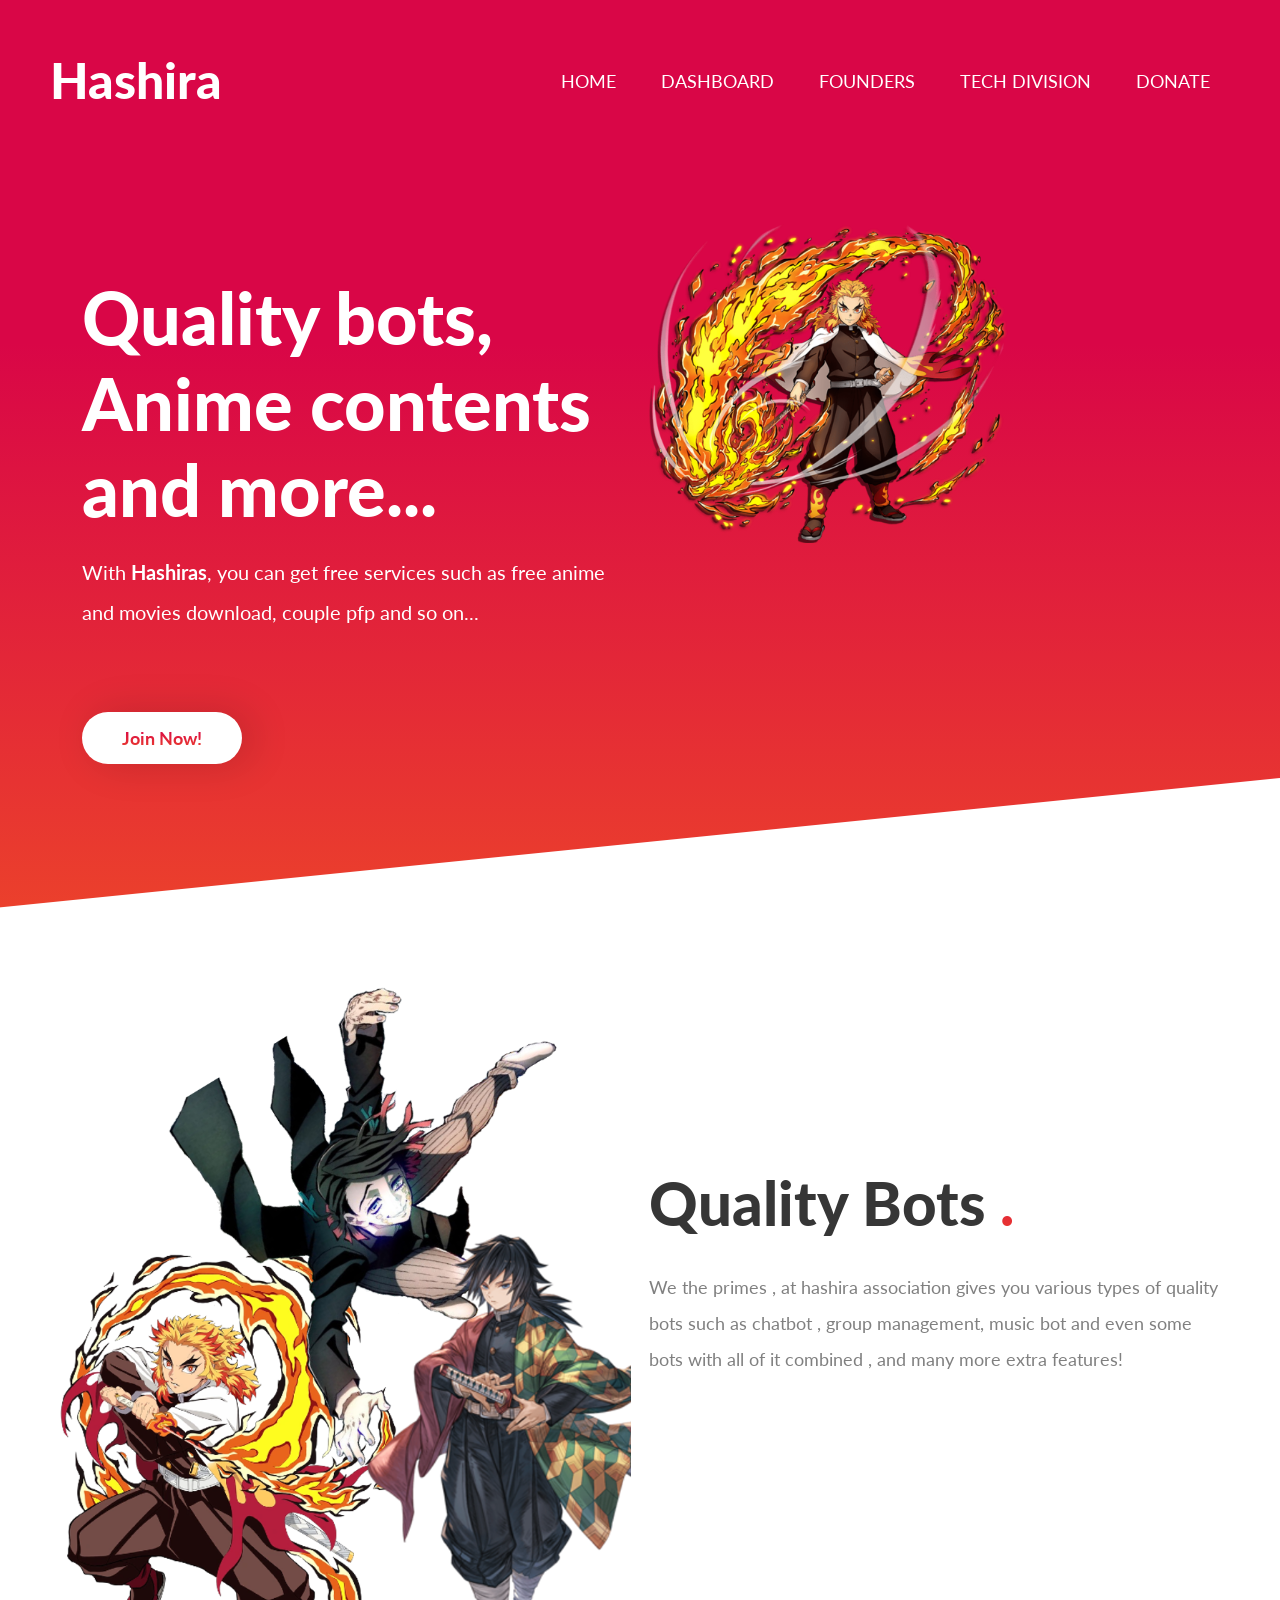
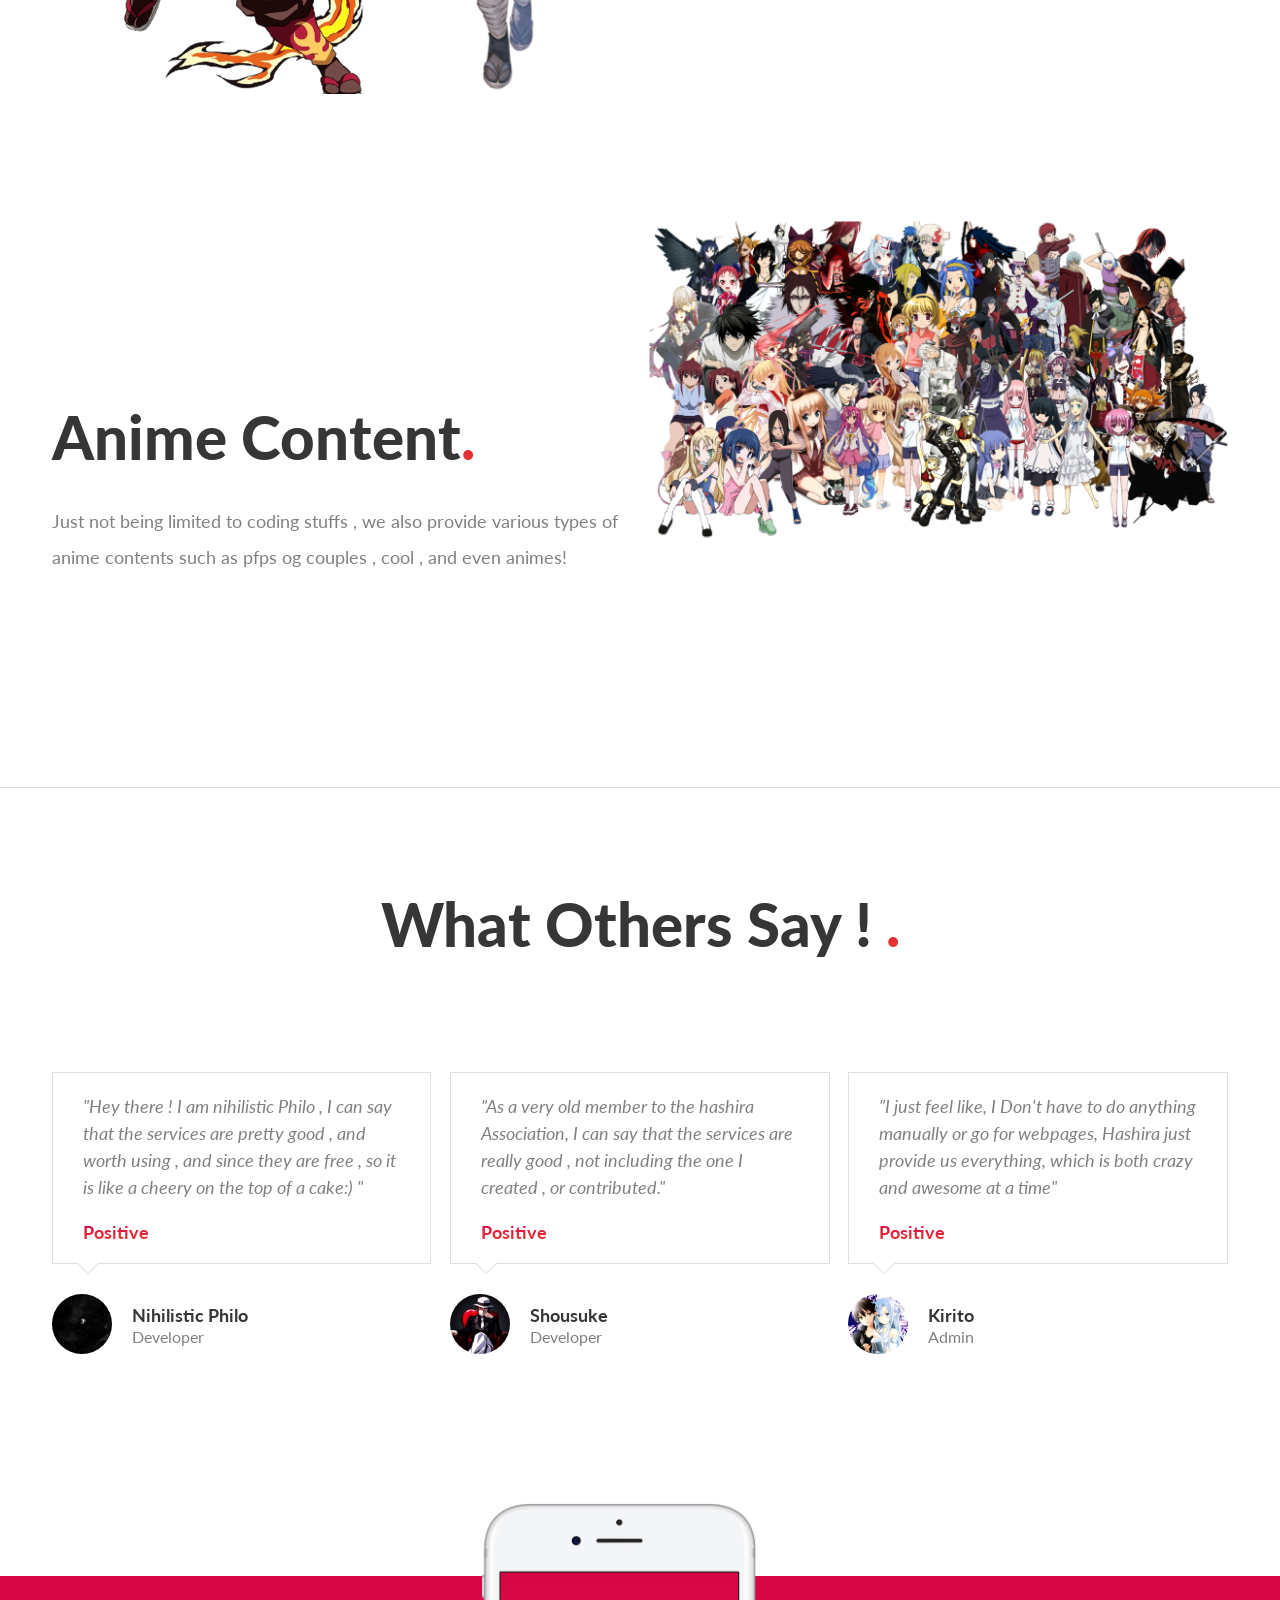
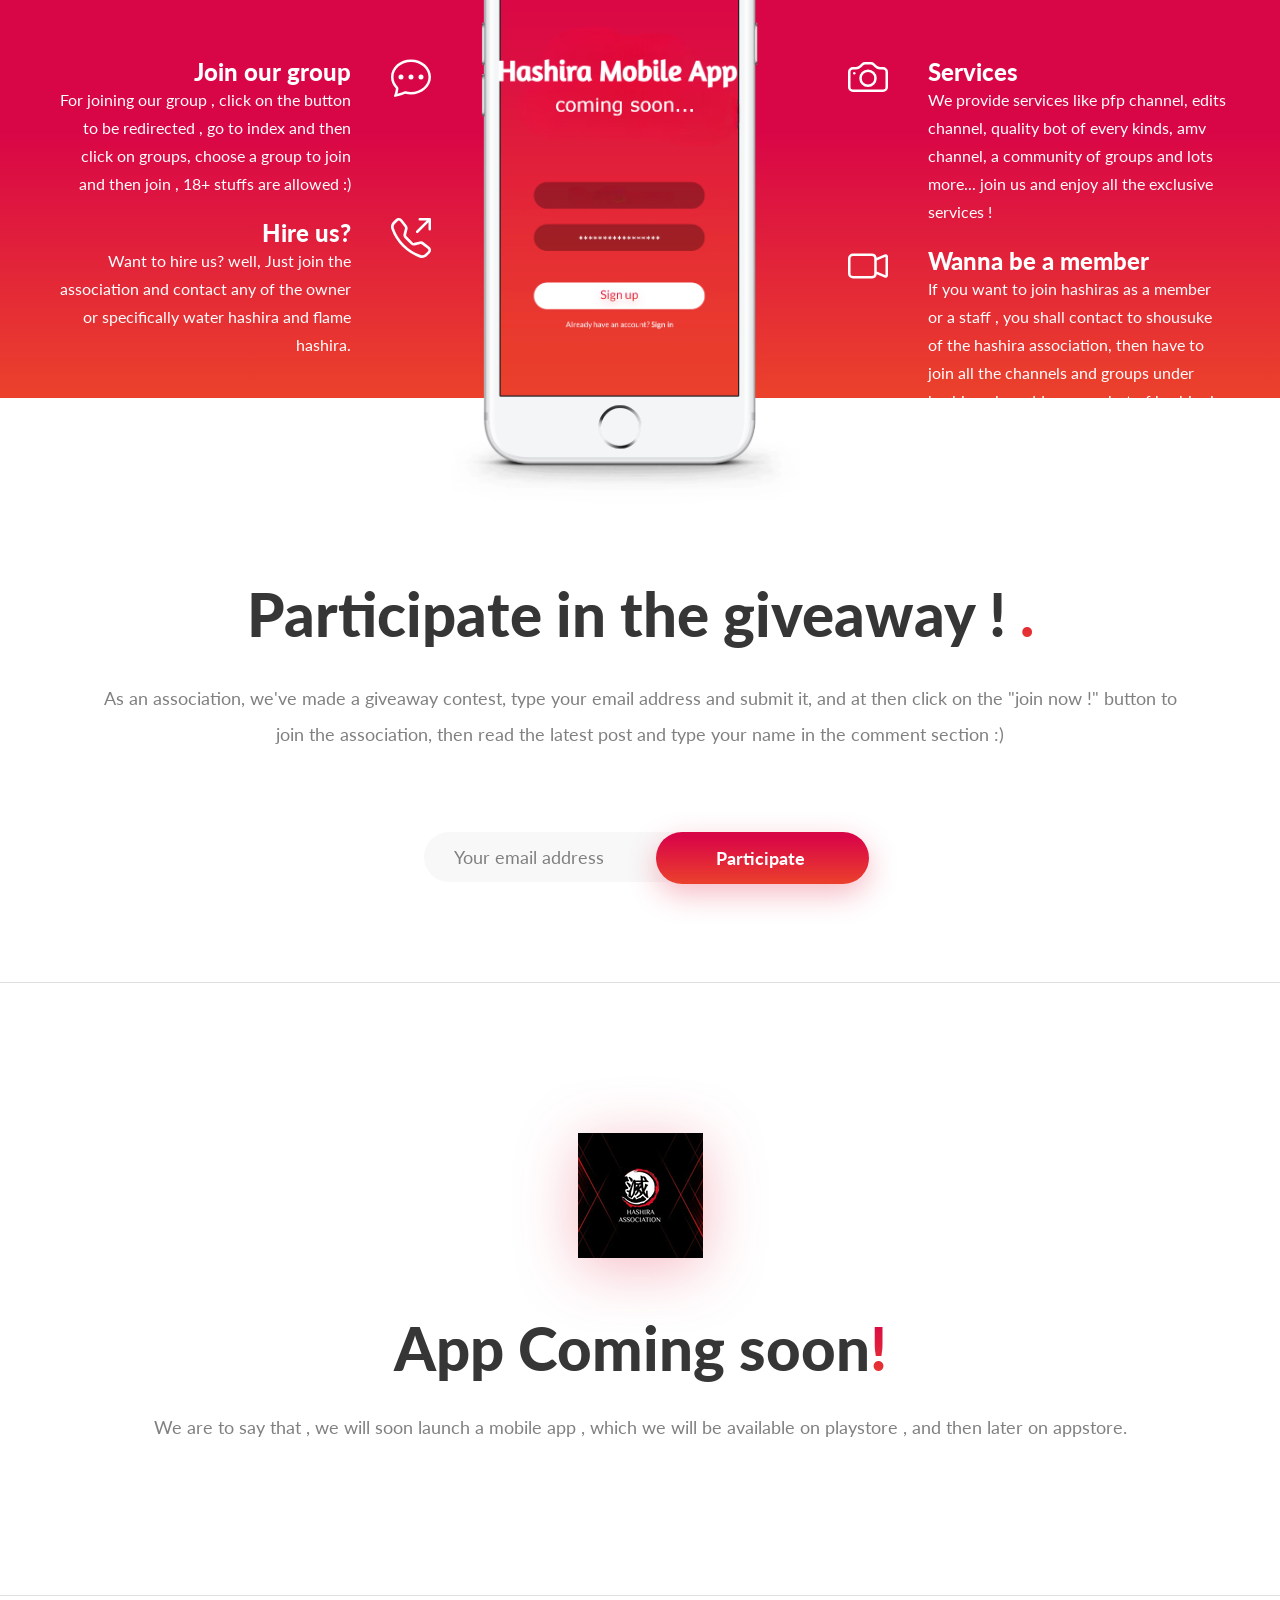
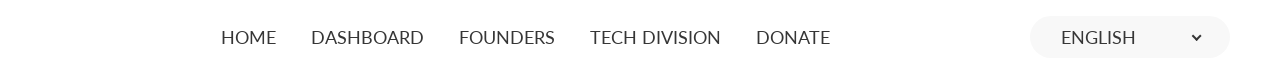
<file: index.html>
<!DOCTYPE html>
<html lang="en">
  <head>
    <meta charset="UTF-8" />
    <meta name="viewport" content="width=device-width, initial-scale=1.0" />
    <title>Hashira Association</title>

    <!-- Favicon -->

    <link
      rel="Hashira-icon"
      sizes="180x180"
      href="images/favicon/apple-touch-icon.png"
    />
    <link
      rel="icon"
      type="image/png"
      sizes="32x32"
      href="images/favicon/favicon-32x32.png"
    />
    <link
      rel="icon"
      type="image/png"
      sizes="16x16"
      href="images/favicon/favicon-16x16.png"
    />
    <link rel="manifest" href="images/favicon/site.webmanifest" />
    <link
      rel="mask-icon"
      href="images/favicon/safari-pinned-tab.svg"
      color="#5bbad5"
    />
    <link rel="shortcut icon" href="images/favicon/favicon.ico" />
    <meta name="msapplication-TileColor" content="#da532c" />
    <meta
      name="msapplication-config"
      content="images/favicon/browserconfig.xml"
    />
    <meta name="theme-color" content="#ffffff" />

    <!-- End: Favicon -->

    <!-- Required Social Preview MetaTags -->

    <!-- Primary Meta Tags -->
    <meta name="title" content="Hashira Association: A non-toxic anime community" />
    <meta
      name="description"
      content="Hashira Association is a network that provides your with various services and groups for free so that you can save your time from visiting various sites and chat forums"
    />

    <!-- Open Graph / Facebook -->
    <meta property="og:type" content="website" />
    <meta property="og:url" content="https://hashiranet.tech" />
    <meta
      property="og:title"
      content="Hashira Association Landing Page"
    />
    <meta
      property="og:description"
      content="Hashira Association is a network that provides your with various services and groups for free so that you can save your time from visiting various sites and chat forums"
    />
    <meta property="og:image" content="images/preview.png" />

    <!-- Twitter -->
    <meta property="twitter:card" content="summary_large_image" />
    <meta
      property="twitter:url"
      content="https://hashiranet.tech"
    />
    <meta
      property="twitter:title"
      content="Hashira Association: A non-toxic anime community"
    />
    <meta
      property="twitter:description"
      content="Hashira Association is a network that provides your with various services and groups for free so that you can save your time from visiting various sites and chat forums"
    />
    <meta property="twitter:image" content="images/preview.png" />

    <!-- End of Required Social Preview MetaTags -->

    <!-- LATO — Google Font -->
    <link
      href="https://fonts.googleapis.com/css2?family=Lato:ital,wght@0,400;0,700;0,900;1,400&display=swap"
      rel="stylesheet"
    />
    <!-- End: LATO — Google Font -->

    <!-- Main CSS File -->
    <link rel="stylesheet" href="css/styles.css" />
    <link rel="stylesheet" href="css/grid.css" />
    <!-- End: Main CSS File -->
  </head>
  <body>
    <!-- Preloader -->
    <div class="preloader">
      <div class="loader"></div>
    </div>
    <!-- Preloader End -->
    <!-- Header Section -->
    <header id="home">
      <nav>
        <div class="navbar-logo">
          <a href="#" class="logo">Hashira</a>
        </div>
        <div id="navbar">
          <ul>
            <li><a href="#home">HOME</a></li>
             <li><a href="dash.html">DASHBOARD</a></li>
            <li><a href="https://t.me/Hashira_Association/155">FOUNDERS</a></li>
            <li><a href="https://t.me/PrimesDivision">TECH DIVISION</a></li>
            <li><a href="http://paypal.me/flamexhashira">DONATE</a></li>

          </ul>
        </div>
        <div id="mobileNav">
          <span onclick="openNav()">&#9776;</span>
        </div>
        <div id="myNav" class="mobileNavOverlay">
          <div class="overlay-content">
            <a href="javascript:void()" class="close-btn" onclick="closeNav()"
              >&times;
            </a>
            <a href="#home" onclick="closeNav()">HOME</a>
            <a href="dash.html" target="_blank" onclick="closeNav()">DASHBOARD</a>
            <a href="https://t.me/Hashira_Association/155" target="_blank" onclick="closeNav()">FOUNDERS</a>
            <a href="https://t.me/PrimesDivision" target="_blank" onclick="closeNav()">TECH DIVISION</a>
            <a href="http://paypal.me/flamexhashira" target="_blank" onclick="closeNav()">DONATE</a>
          </div>
        </div>
      </nav>
      <div id="hero">
        <div class="row">
          <div class="col span_1_of_2">
            <div class="hero-description">
              <h1>
                Quality bots,  <br />
                Anime contents and more...
              </h1>
              <p>
                With <span class="bold-text"> Hashiras</span>, you can get free services such as free anime and movies download, couple pfp and so on...
              </p>

              <a href="https://t.me/Hashira_Association" class="btn">
              <span class="download-btn">Join Now!</span>
              </a>

            </div>
          </div>
          <div class="col span_1_of_2">
            <img class="hero-img" src="images/1.png" alt="" />
          </div>
        </div>
      </div>
      <div class="shape-divider">
        <div class="custom-shape-divider-bottom-1603385849">
          <svg
            data-name="Layer 1"
            xmlns="http://www.w3.org/2000/svg"
            viewBox="0 0 1200 120"
            preserveAspectRatio="none"
          >
            <path
              d="M1200 120L0 16.48 0 0 1200 0 1200 120z"
              class="shape-fill"
            ></path>
          </svg>
        </div>
      </div>
      <button onclick="topFunction()" id="scrollUp" title="Go to top">
        <svg
          width="1.5rem"
          height="1.5rem"
          viewBox="0 0 16 16"
          class="bi bi-arrow-up"
          fill="currentColor"
          xmlns="http://www.w3.org/2000/svg"
        >
          <path
            fill-rule="evenodd"
            d="M8 15a.5.5 0 0 0 .5-.5V2.707l3.146 3.147a.5.5 0 0 0 .708-.708l-4-4a.5.5 0 0 0-.708 0l-4 4a.5.5 0 1 0 .708.708L7.5 2.707V14.5a.5.5 0 0 0 .5.5z"
          />
        </svg>
      </button>
    </header>
    <!-- End: Header Section -->

    <!-- Features Section -->
    <section id="features">
      <div class="row">
        <div class="col span_1_of_2">
          <div class="features-images">
            <img class="features_1" src="images/features1.png" alt="" />
          </div>
        </div>
        <div class="col span_1_of_2">
          <div class="section-description features-description col1">
            <h2 class="stylish_heading">
              Quality Bots <span class="red_dot">.</span>
            </h2>
            <p class="little-description">
              We the primes , at hashira association gives you various types of quality bots such as chatbot , group management, music bot and even some bots with all of it combined , and many more extra features!          </p>
          </div>
        </div>
      </div>
      <div class="row second-features-row">
        <div class="col span_1_of_2">
          <div class="section-description features-description">
            <h2 class="stylish_heading">
              Anime Content<span class="red_dot">.</span>
            </h2>
            <p class="little-description">
              Just not being limited to coding stuffs , we also provide various types of anime contents such as pfps og couples , cool , and even animes! </p>
          </div>
        </div>
        <div class="col span_1_of_2">
          <div class="features-images">
            <img class="features_3" src="images/features2.png" alt="" />
          </div>
        </div>
      </div>
    </section>
    <!-- End: Features Section -->

    <!-- Testimonial Section -->
    <section id="testimonial">
      <h2 class="stylish_heading">
        What Others Say ! <span class="red_dot">.</span>
      </h2>
      <div class="row">
        <div class="col span_1_of_3">
          <div class="bubble">
            <p class="message">
              "Hey there ! I am nihilistic Philo , I can say that the services are pretty good , and worth using , and since they are free , so it is like a cheery on the top of a cake:) "
            </p>
            <span class="company-name">Positive </span>
          </div>
          <div class="client-info">
            <img class="avatar" src="images/avatar1.jpg" alt="" />
            <div class="name">
              <h4>Nihilistic Philo</h4>
              <p class="role">Developer</p>
            </div>
          </div>
        </div>
        <div class="col span_1_of_3">
          <div class="bubble">
            <p class="message">
              "As a very old member to the hashira Association, I can say that the services are really good , not including the one I created , or contributed."
            </p>
            <span class="company-name">Positive</span>
          </div>
          <div class="client-info">
            <img class="avatar" src="images/avatar2.jpg" alt="" />
            <div class="name">
              <h4>Shousuke</h4>
              <p class="role">Developer</p>
            </div>
          </div>
        </div>
        <div class="col span_1_of_3">
          <div class="bubble">
            <p class="message">
              "I just feel like, I Don't have to do anything manually or go for webpages, Hashira just provide us everything, which is both crazy and awesome at a time"
            </p>
            <span class="company-name">Positive</span>
          </div>
          <div class="client-info">
            <img class="avatar" src="images/avatar3.jpg" alt="" />
            <div class="name">
              <h4>Kirito</h4>
              <p class="role">Admin</p>
            </div>
          </div>
        </div>
      </div>
    </section>
    <!-- End: Testimonial Section -->

    <!-- How To Section -->
    <section id="howto">
      <div class="row">
        <div class="col span_1_of_3 first-col">
          <div class="first-item">
            <div class="item-description">
              <h4>Join our group</h4>
              <p>
                For joining our group , click on the button to be redirected , go to index and then click on groups, choose a group to join and then join , 18+ stuffs are allowed :)
              </p>
            </div>
            <div class="item-icon1">
              <svg
                width="2.5rem"
                height="2.5rem"
                viewBox="0 0 16 16"
                class="bi bi-chat-dots"
                fill="currentColor"
                xmlns="http://www.w3.org/2000/svg"
              >
                <path
                  fill-rule="evenodd"
                  d="M2.678 11.894a1 1 0 0 1 .287.801 10.97 10.97 0 0 1-.398 2c1.395-.323 2.247-.697 2.634-.893a1 1 0 0 1 .71-.074A8.06 8.06 0 0 0 8 14c3.996 0 7-2.807 7-6 0-3.192-3.004-6-7-6S1 4.808 1 8c0 1.468.617 2.83 1.678 3.894zm-.493 3.905a21.682 21.682 0 0 1-.713.129c-.2.032-.352-.176-.273-.362a9.68 9.68 0 0 0 .244-.637l.003-.01c.248-.72.45-1.548.524-2.319C.743 11.37 0 9.76 0 8c0-3.866 3.582-7 8-7s8 3.134 8 7-3.582 7-8 7a9.06 9.06 0 0 1-2.347-.306c-.52.263-1.639.742-3.468 1.105z"
                />
                <path
                  d="M5 8a1 1 0 1 1-2 0 1 1 0 0 1 2 0zm4 0a1 1 0 1 1-2 0 1 1 0 0 1 2 0zm4 0a1 1 0 1 1-2 0 1 1 0 0 1 2 0z"
                />
              </svg>
            </div>
          </div>
          <div class="first-item">
            <div class="item-description">
              <h4>Hire us?</h4>
              <p>
                Want to hire us? well, Just join the association and contact any of the owner or specifically water hashira and flame hashira.
              </p>
            </div>
            <div class="item-icon1">
              <svg
                width="2.5rem"
                height="2.5rem"
                viewBox="0 0 16 16"
                class="bi bi-telephone-outbound"
                fill="currentColor"
                xmlns="http://www.w3.org/2000/svg"
              >
                <path
                  fill-rule="evenodd"
                  d="M3.654 1.328a.678.678 0 0 0-1.015-.063L1.605 2.3c-.483.484-.661 1.169-.45 1.77a17.568 17.568 0 0 0 4.168 6.608 17.569 17.569 0 0 0 6.608 4.168c.601.211 1.286.033 1.77-.45l1.034-1.034a.678.678 0 0 0-.063-1.015l-2.307-1.794a.678.678 0 0 0-.58-.122l-2.19.547a1.745 1.745 0 0 1-1.657-.459L5.482 8.062a1.745 1.745 0 0 1-.46-1.657l.548-2.19a.678.678 0 0 0-.122-.58L3.654 1.328zM1.884.511a1.745 1.745 0 0 1 2.612.163L6.29 2.98c.329.423.445.974.315 1.494l-.547 2.19a.678.678 0 0 0 .178.643l2.457 2.457a.678.678 0 0 0 .644.178l2.189-.547a1.745 1.745 0 0 1 1.494.315l2.306 1.794c.829.645.905 1.87.163 2.611l-1.034 1.034c-.74.74-1.846 1.065-2.877.702a18.634 18.634 0 0 1-7.01-4.42 18.634 18.634 0 0 1-4.42-7.009c-.362-1.03-.037-2.137.703-2.877L1.885.511zM11 .5a.5.5 0 0 1 .5-.5h4a.5.5 0 0 1 .5.5v4a.5.5 0 0 1-1 0V1.707l-4.146 4.147a.5.5 0 0 1-.708-.708L14.293 1H11.5a.5.5 0 0 1-.5-.5z"
                />
              </svg>
            </div>
          </div>
        </div>
        <div class="col span_1_of_3 second-col">
          <img class="big_image" src="images/2.png" alt="" />
        </div>
        <div class="col span_1_of_3 third-col">
          <div class="last-item">
            <div class="item-icon2">
              <svg
                width="2.5rem"
                height="2.5rem"
                viewBox="0 0 16 16"
                class="bi bi-camera"
                fill="currentColor"
                xmlns="http://www.w3.org/2000/svg"
              >
                <path
                  fill-rule="evenodd"
                  d="M15 12V6a1 1 0 0 0-1-1h-1.172a3 3 0 0 1-2.12-.879l-.83-.828A1 1 0 0 0 9.173 3H6.828a1 1 0 0 0-.707.293l-.828.828A3 3 0 0 1 3.172 5H2a1 1 0 0 0-1 1v6a1 1 0 0 0 1 1h12a1 1 0 0 0 1-1zM2 4a2 2 0 0 0-2 2v6a2 2 0 0 0 2 2h12a2 2 0 0 0 2-2V6a2 2 0 0 0-2-2h-1.172a2 2 0 0 1-1.414-.586l-.828-.828A2 2 0 0 0 9.172 2H6.828a2 2 0 0 0-1.414.586l-.828.828A2 2 0 0 1 3.172 4H2z"
                />
                <path
                  fill-rule="evenodd"
                  d="M8 11a2.5 2.5 0 1 0 0-5 2.5 2.5 0 0 0 0 5zm0 1a3.5 3.5 0 1 0 0-7 3.5 3.5 0 0 0 0 7z"
                />
                <path d="M3 6.5a.5.5 0 1 1-1 0 .5.5 0 0 1 1 0z" />
              </svg>
            </div>
            <div class="item-description">
              <h4>Services</h4>
              <p> We provide services like pfp channel, edits channel, quality bot of every kinds, amv channel, a community of groups and lots more... join us and enjoy all the exclusive services !
                
              </p>
            </div>
          </div>
          <div class="last-item">
            <div class="item-icon2">
              <svg
                width="2.5rem"
                height="2.5rem"
                viewBox="0 0 16 16"
                class="bi bi-camera-video"
                fill="currentColor"
                xmlns="http://www.w3.org/2000/svg"
              >
                <path
                  fill-rule="evenodd"
                  d="M0 5a2 2 0 0 1 2-2h7.5a2 2 0 0 1 1.983 1.738l3.11-1.382A1 1 0 0 1 16 4.269v7.462a1 1 0 0 1-1.406.913l-3.111-1.382A2 2 0 0 1 9.5 13H2a2 2 0 0 1-2-2V5zm11.5 5.175l3.5 1.556V4.269l-3.5 1.556v4.35zM2 4a1 1 0 0 0-1 1v6a1 1 0 0 0 1 1h7.5a1 1 0 0 0 1-1V5a1 1 0 0 0-1-1H2z"
                />
              </svg>
            </div>
            <div class="item-description">
              <h4>Wanna be a member</h4>
              <p>
                If you want to join hashiras as a member or a staff , you shall contact to shousuke of the hashira association, then have to join all the channels and groups under hashira, also add any one bot of hashira in your group and you are done :) .
            </div>
          </div>
        </div>
      </div>
    </section>
    <!-- End: How To Section -->

    <!-- Subscribe Section -->
    <section id="subscribe">
      <div class="row">
        <h2 class="stylish_heading">
          Participate in the giveaway ! <span class="red_dot">.</span>
        </h2>
        <p class="">
          As an association, we've made a giveaway contest, type your email address and submit it, and at then click on the "join now !" button to join the association, then read the latest post and type your name in the comment section :)
        </p>
      </div>
      <div class="subscribe-form">
        <input
          class="form-input"
          type="email"
          placeholder="Your email address"
          required
        />
        <input type="submit" class="btn subscribe-btn" value="Participate " />
      </div>
    </section>
    <!-- End: Subscribe Section -->

    <!-- Download The App Section -->
    <section id="download">
      <div class="row">
        <img class="app-logo" src="images/app_logo.png" alt="" />
        <h2 class="stylish_heading">
          App Coming soon<span class="red_dot">!</span>
        </h2>
        <p class="">
          We are to say that , we will soon launch a mobile app , which we will be available on playstore , and then later on appstore.
        </p>

        <a href="javascript:void()">
          
      </div>
    </section>
    <!-- End: Download The App Section -->

    <!-- Footer Section -->
    <section id="footer">
      <div class="links">
        <ul>
            <li><a href="#home">HOME</a></li>
            <li><a href="dash.html" target="_blank">DASHBOARD</a></li>
            <li><a href="https://t.me/Hashira_Association/155" target="_blank">FOUNDERS</a></li>
            <li><a href="https://t.me/PrimesDivision" target="_blank">TECH DIVISION</a></li>
            <li><a href="http://paypal.me/flamexhashira" target="_blank">DONATE</a></li>
        </ul>
      </div>
      <div class="language-option">
        <select name="Languages">
          <option value="English" selected>ENGLISH</option>
          <option value="বাংলা">বাংলা</option>
          <option value="हिन्दी">हिन्दी</option>
        </select>
      </div>
    </section>
    <!-- End: Footer Section -->

    <!-- Required JavaScript Files & CDN -->
    <!-- JQuery CDN -->
    <script src="https://ajax.googleapis.com/ajax/libs/jquery/3.5.1/jquery.min.js"></script>

    <!-- Main JS Files -->
    <script src="js/essential.js"></script>
    <script src="js/jquery.nice-select.min.js"></script>
    <script src="js/main.js"></script>
  </body>
</html>
</file>
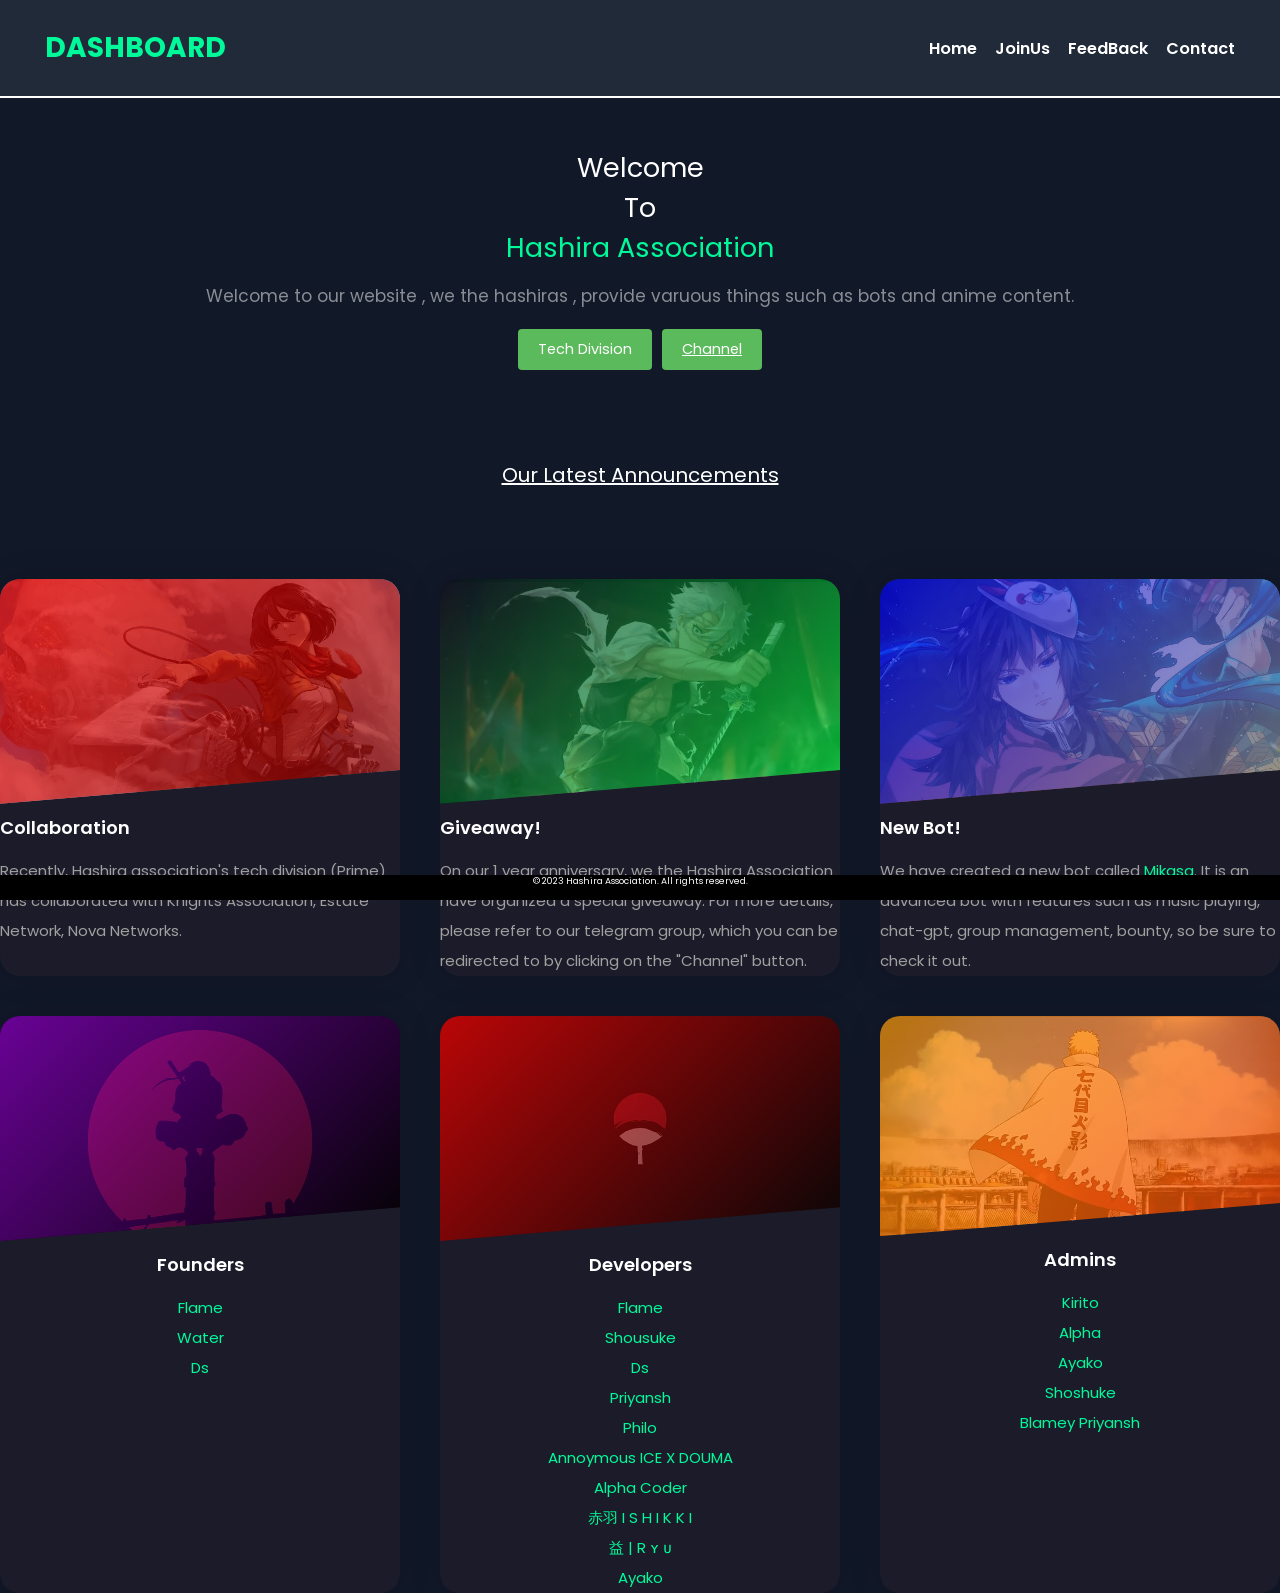
<file: dash.html>
<!DOCTYPE html>
<html lang="en">
  <head>
    <meta name="viewport" content="width=device-width, initial-scale=1.0" />
    <title>Dashboard</title>
    <!-- Font Awesome, inko bhwgwan popcorn dde -->
    <link
      rel="stylesheet"
      href="https://cdnjs.cloudflare.com/ajax/libs/font-awesome/6.0.0-beta3/css/all.min.css"
    />
     <link
      rel="stylesheet"
      href="dash.css"/>
    <!-- Google Fonts , ye sabse achi website hai-->
    <link
      href="https://fonts.googleapis.com/css2?family=Poppins:wght@600;700&display=swap"
      rel="stylesheet"
    />
    <style>
      body {
        background-color: #111828;
        
      }

      * {
        padding: 0;
        margin: 0;
        box-sizing: border-box;
      }

      html {
        font-size: 62.5%;
      }

      *:not(i) {
        font-family: "Poppins", sans-serif;
      }
        .button-container {
  display: flex;
  justify-content: center;
  gap: 10px;
  margin-top: 20px; 
}

.button {
  padding: 10px 20px;
  background-color: #5bba5b;
  color: white;
  border: none;
  border-radius: 4px;
  font-size: 1.6rem;
}


      header {
        position: sticky;
        width: 100%;
        background-color: #212A39;
        padding: 3rem 5rem;
        z-index: 1;
        top: 0;
      }

      nav {
        display: flex;
        justify-content: space-between;
        align-items: center;
      }

      header {
        border-bottom: 2px solid white;
      }
        #donate-button {
  background-color: #5bba5b;
  color: white;
  padding: 10px 20px;
  border: none;
  border-radius: 4px;
  font-size: 1.6rem;
  cursor: pointer;
        }
    
        

      nav ul {
        list-style: none;
        display: flex;
        gap: 2rem;
      }

      nav a {
        font-size: 1.8rem;
        text-decoration: none;
      }

      #heading {
        color: #00FA9A;
        font-weight: 700;
      }

      nav ul a {
        color: #ffffff;
        font-weight: 600;
      }

      nav ul a:hover {
        border-bottom: 2px solid #ffffff;
      }

      h1 {
        font-size: 4rem;
      }
#S-description{
    color:white;
    text-align:center;
    font-size: 1.9rem;
    opacity: 0.5;


}
      #ham-menu {
        display: none;
      }

      nav ul.active {
        left: 0;
      }
/* i missed a bracket here it was messing my code, took 2 hrs to fix it fck.*/
      /* Media Queries ;D */
      @media only screen and (max-width: 2000px) {
        #heading {
          font-size: 3.1rem;
        }
          html {
    font-size: 56.25%;
  }
          
      }

      @media only screen and (max-width: 767px) {
        html {
          font-size: 50%;
        }
        #ham-menu {
          display: block;
          color: #ffffff;
        }
        nav #heading,
        #ham-menu {
          font-size: 3.2rem;
        }
        nav ul {
          background-color: black;
          position: fixed;
          left: -100vw;
          top: 73.6px;
          width: 100%;
          height: calc(100vh - 73.6px);
          display: flex;
          flex-direction: column;
          align-items: center;
          justify-content: space-around;
          transition: 1s;
          gap: 0;
        }






          
      }

      @media only screen and (max-width: 575px) {
        html {
          font-size: 46.87%;
        }
        header {
          padding: 2rem 3rem;
        }
        nav ul {
          top: 65.18px;
          height: calc(100vh - 65.18px);
        }
          
      }
        
        
        
          
        
        #Welcome{
          font-size: 27px;
  text-align: center;
  margin-top: 50px;
  color: white;
        }
        #To{
          font-size: 27px;
  text-align: center;
  margin-top: 0px;
  color: white;
        }
        #Hashira{
          font-size: 27px;
  text-align: center;
  margin-top: 0px;
  color: #00FA9A;
margin-bottom: 15px;
            
  
        }
        
        #Announcement{
          
        }
        
        
        
        
        
        .cards{
    display: grid;
  grid-template-columns: repeat(auto-fit, minmax(300px, 1fr));
  grid-gap: 40px;
  
}


.card{
    background-color: #1c1b29;
    border-radius: 20px;
    box-shadow: 0 0 30px rgba(0,0,0,0.18);
}
.container{
    position: relative;
    clip-path: polygon(0 0,100% 0, 100% 85%, 0 100%);
}
img{
    width: 100%;
    display: block;
    border-radius: 20px 20px 0 0;
}
.container:after{
    content: "";
    height: 100%;
    width: 100%;
    position: absolute;
    top: 0;
    left: 0;
    border-radius: 20px 20px 0 0;
    opacity: 0.7;
}
.card1>.container:after{
    background-image: linear-gradient(
        135deg,
        red,
        darkred
    );
}
.card2>.container:after{
    background-image: linear-gradient(
        135deg,
        #111828, #00FF44
    );
}
.card3>.container:after{
    background-image: linear-gradient(
        135deg,
        blue,
        gray
    );
}   
    .card4 > .container:after {
  background-image: linear-gradient(135deg, darkviolet ,black);
    }

.card5 > .container:after {
  background-image: linear-gradient(135deg, red, black  );
}
    
    
    
}
.details{
    padding: 20px 10px;
}
.details>h3{
    color: #ffffff;
    font-weight: 600;
    font-size: 18px;
    margin: 10px 0 15px 0;
}
.details>p{
    color: #a0a0a0;
    font-size: 15px;
    line-height: 30px;
    font-weight: 400;
}

.announcement-text {
  margin-bottom: 89px;
  margin-top: 90px;
  color: white;
  text-align: center;
  font-size: 20px;
  text-decoration: underline;
}


          #footer {
  width: 100%;
  bottom: 0;
  background-color: black;
  position: fixed;
  height: 25px;
  color: white;
text-align: center;
  
        }
        #bot{
            text-decoration: none;
            color: #00FA9A;
        }
            .founders-link, .developers_list, .admins-list{
                text-decoration: none;
                color:#00FA9A ;
            }

        #hr{
            margin-bottom: 30px;
        }

#channel{
    
}



       .card4 .details,
.card5 .details {
  text-align: center;
}




.card6 > .container:after {
  background-image: linear-gradient(135deg, #ff9900, #ff4500);
}

.card6 .details {
  text-align: center;
}

.card6 .details > h3 {
  color: #ffffff;
  font-weight: 600;
  font-size: 18px;
  margin: 10px 0 15px 0;
}

.card6 .details > p {
  color: #a0a0a0;
  font-size: 15px;
  line-height: 30px;
  font-weight: 400;
}

        
           
        </style>
  </head>
    <body>
        <header>
            <nav>
        <span id="heading">DASHBOARD</span>
               <i class="fas fa-bars" id="ham-menu"></i>
        <ul id="nav-bar">
          <li>
            <a href="index.html">Home</a>
          </li>
          <li>
            <a href="joinus.html">JoinUs</a>
          </li>
          <li>
            <a href="feedback.html">FeedBack</a>
          </li>
          <li>
            <a href="https://telegram.dog/shoshuke_bot">Contact</a>
          </li>
        </ul>
      </nav>
        
    </header>
<div id="Content">

<p id="Welcome"> Welcome </p>
<p id="To"> To</p>
<p id="Hashira"> 

   Hashira Association 

</p>
    <p id="S-description">
       Welcome to our website , we the hashiras , provide varuous things such as bots and anime content.
    </p>
    <div class="button-container">
  <a  href="https://t.me/PrimesDivision"><button class="button">Tech Division</button></a>
 <a href="https://t.me/Hashira_Association" <button id="channel"class="button">Channel</button></a>
    </div>
    
    
    
    
  
    <div class="announcement-text">
      <p>Our Latest Announcements</p>
    </div>
    
  
    
    <div class="cards">
  <div class="card card1">
    <div class="container">
      <img src="card1.jpeg" alt="">
    </div>
    <div class="details">
      <h3>Collaboration</h3>
      <p>Recently, Hashira association's tech division (Prime) has collaborated with Knights Association, Estate Network, Nova Networks.</p>
    </div>
  </div>
  <div class="card card2">
    <div class="container">
      <img src="card2.jpeg" alt="">
    </div>
    <div class="details">
      <h3>Giveaway!</h3>
      <p>On our 1 year anniversary, we the Hashira Association have organized a special giveaway. For more details, please refer to our telegram group, which you can be redirected to by clicking on the "Channel" button.</p>
    </div>
  </div>
  <div class="card card3">
    <div class="container">
      <img src="card3.jpeg" alt="">
    </div>
    <div class="details">
      <h3>New Bot!</h3>
      <p>We have created a new bot called <a id="bot"
  href="https://telegram.dog/AckermanMikasaRobot"target="_blank">Mikasa</a>. It is an advanced bot with features such as music playing, chat-gpt, group management, bounty, so be sure to check it out.</p>
    </div>
  </div>
  
  
  
  <div class="card card4">
    <div id="card4" class="container">
      <img src="card4.jpeg" alt="">
    </div>
    <div class="details">
      <h3>Founders</h3>
      <p>    
      <a class="founders-link" href="https://telegram.dog/Lord_Flame">Flame</a><br>
      <a class="founders-link" href="https://telegram.dog/AlphaLegacyInc">Water</a><br>
      <a class="founders-link"href="https://telegram.dog/ricks_005">Ds</a>
      
      
      
      
      </p>
    </div>
  </div>
  <div class="card card5">
    <div id="card5"class="container">
      <img src="card5.jpeg" alt="">
    </div>
    <div class="details">
      <h3>Developers</h3>
      <p>

<a href="https://telegram.dog/" ></a>
          <a  class="developers_list"href="https://telegram.dog/Lord_Flame">Flame</a> <br>
        <a  class="developers_list"href="https://t.me/shoshuke_bot" >Shousuke</a> <br>
        <a  class="developers_list"href="https://telegram.dog/ricks_005">Ds</a> <br>
        <a  class="developers_list"href="https://telegram.dog/PriyanshGoswami">Priyansh</a> <br>
        <a  class="developers_list"href="https://telegram.dog/nihilstic_philo">Philo</a> <br>
        <a  class="developers_list"href="hhttps://t.me/Lmaosorrynotadev">Annoymous ICE X DOUMA</a> <br>
        <a  class="developers_list"href="https://t.me/ImmortalsXKing" >Alpha Coder</a> <br>
        <a  class="developers_list"href="https://t.me/Ishikki_akabane" >赤羽 I S H I K K I</a> <br>
        <a  class="developers_list"href="https://t.me/Ryu_God">益 | R ʏ ᴜ</a> <br>
        <a  class="developers_list"href="https://telegram.dog/serenaayako0113">Ayako</a> <br>
        







          
      </p>
    </div>
   
  
  </div>
  
  <div class="card card6">
  <div class="container">
    <img src="card6.jpeg" alt="">
  </div>
  <div class="details">
    <h3>Admins</h3>
    <p>

<a class="admins-list" href="https://telegram.dog/Kirito18115">Kirito</a>
<br>
<a class="admins-list" href="https://telegram.dog/ImmortalsXKing">Alpha</a>
    
        <br>
        
        <a class="admins-list" href="https://telegram.dog/serenaayako0113">Ayako</a>
       
        <br>
        <a class="admins-list" href="https://telegram.dog/shoshuke_bot">Shoshuke</a>
       <br>
        
        <a class="admins-list" href="https://telegram.dog/Blameyyboy">Blamey</a>

<a class="admins-list" href="https://telegram.dog/PriyanshGoswami">Priyansh</a>








        
    </p>
  </div>
</div>
</div>
<footer id="footer">
    
      &copy; 2023 Hashira Association. All rights reserved.


    
    
        </footer>

    
       
      <script>
      let hamMenuIcon = document.getElementById("ham-menu");
      let navBar = document.getElementById("nav-bar");
      let navLinks = navBar.querySelectorAll("li");

      hamMenuIcon.addEventListener("click", () => {
        navBar.classList.toggle("active");
        hamMenuIcon.classList.toggle("fa-times");
      });

      navLinks.forEach((navLink) => {
        navLink.addEventListener("click", () => {
          navBar.classList.remove("active");
          hamMenuIcon.classList.remove("fa-times");
        });
      });
   
      
      
      
      
      </script>
  </body>
    </html>
</file>
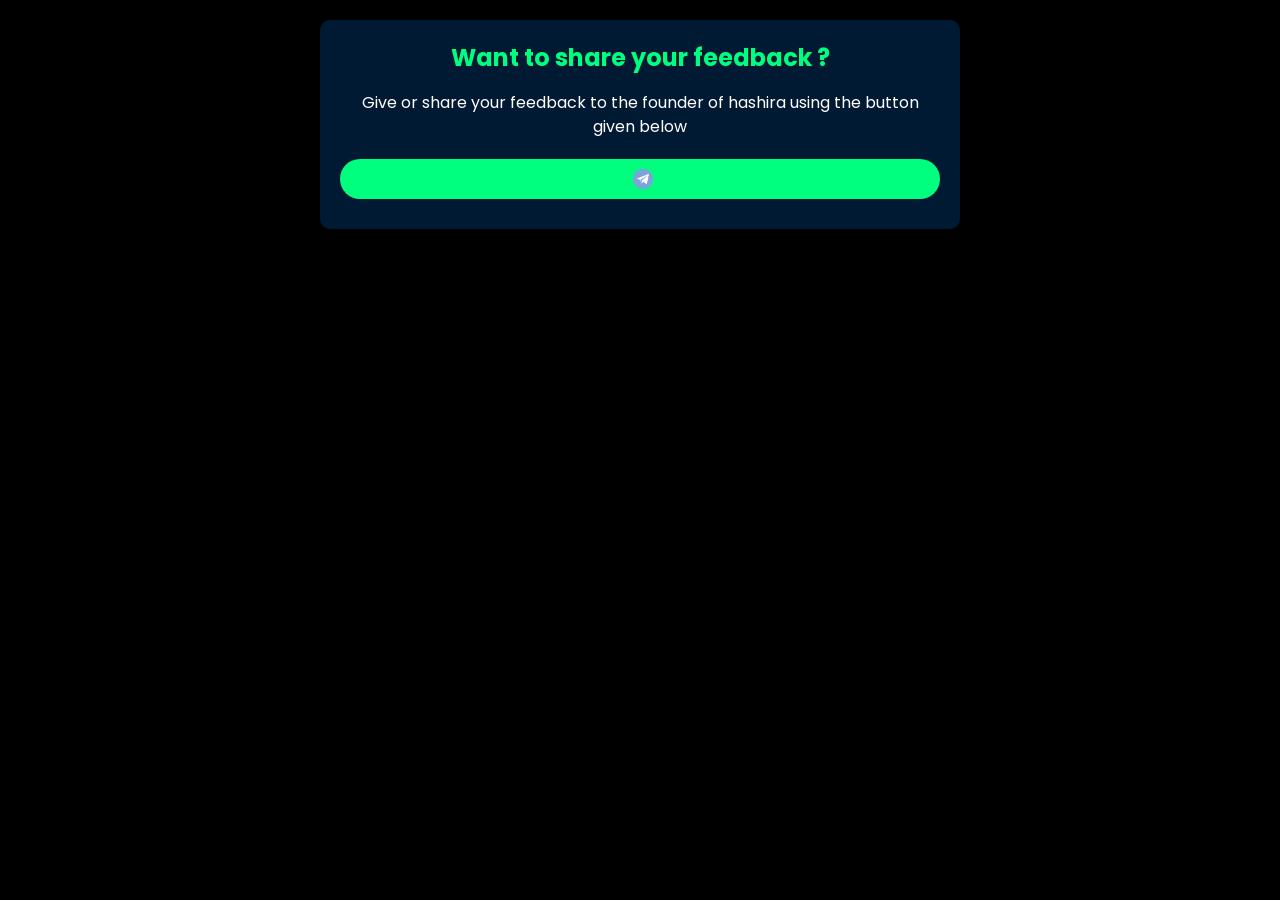
<file: feedback.html>
<!DOCTYPE html>
<html>

<head>
  <style>
    @import url('https://fonts.googleapis.com/css2?family=Poppins:wght@400;700&display=swap');

    body {
      background-color: #000;
      color: #fff;
      font-family: 'Poppins', sans-serif;
      text-align: center;
      margin: 0;
      padding: 0;
    }

    .container {
      background-color: #001a33;
      padding: 20px;
      margin: 20px auto;
      max-width: 600px;
      border-radius: 10px;
    }

    h1 {
      color: springgreen;
      font-size: 24px;
      margin-top: 0;
    }

    p {
      margin-bottom: 20px;
      font-size: 16px;
      line-height: 1.5;
    }

    .redirect-buttons {
      display: flex;
      flex-direction: column;
      align-items: center;
      margin-top: 20px;
    }

    .redirect-button {
      background-color: springgreen;
      color: #fff;
      border: none;
      border-radius: 20px;
      padding: 10px 20px;
      margin-bottom: 10px;
      font-size: 17px;
      cursor: pointer;
      display: flex;
      justify-content: center;
      align-items: center;
      transition: background-color 0.3s ease;
      text-decoration: none;
    }

    .redirect-button:hover {
      background-color: limegreen;
    }

    .redirect-button img {
      width: 20px;
      height: 20px;
      margin-left: 5px;
    }
  </style>
</head>

<body>
  <div class="container">
    <h1>Want to share your feedback ?</h1>
    <p>Give or share your feedback to the founder of hashira using the button given below</p>

    <a class="redirect-button" href="https://t.me/Alpha_Legacy" target="_blank"><img src="tg.png"
        alt="Button Image"></a>
  </div>
</body>

</html>
</file>
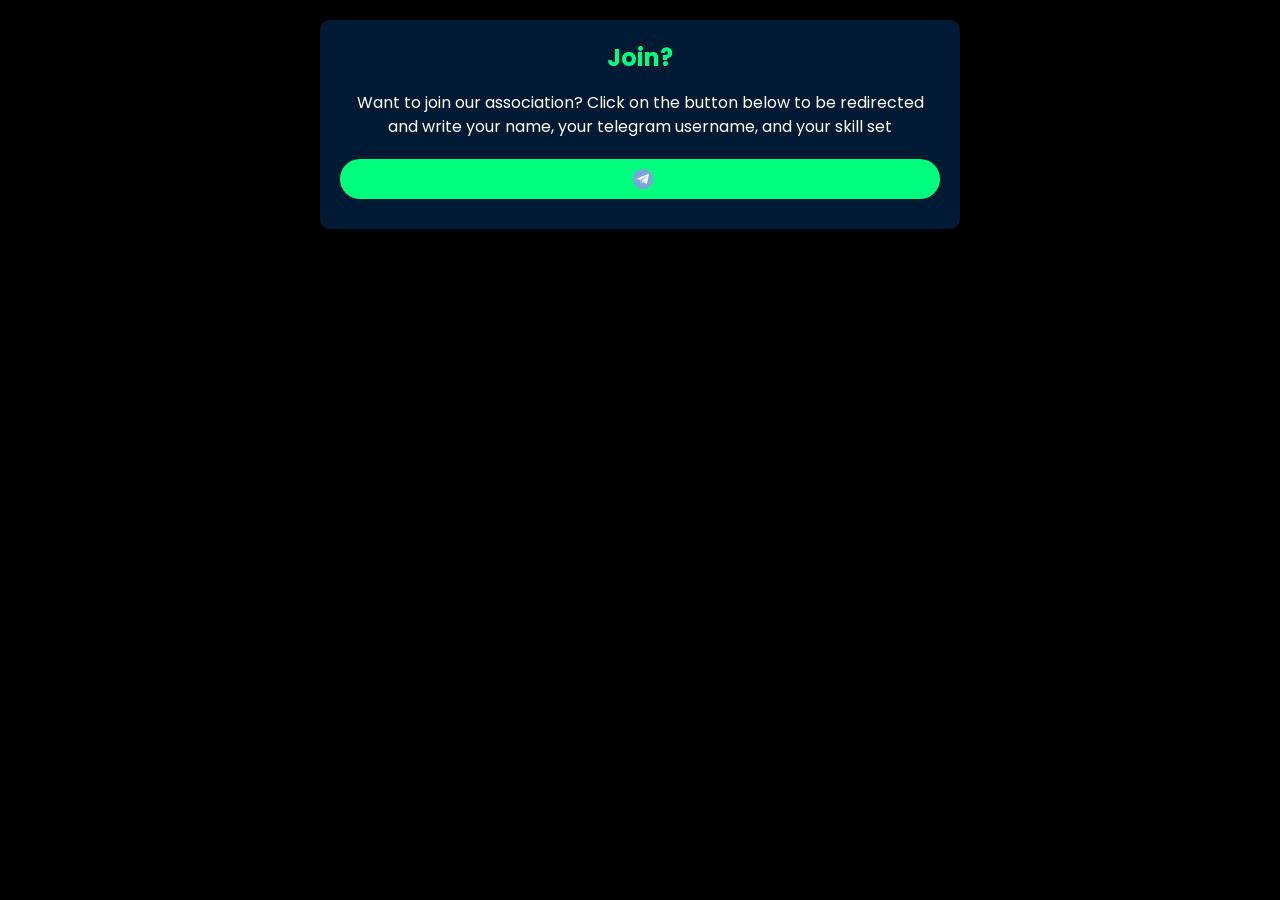
<file: joinus.html>
<!DOCTYPE html>
<html>

<head>
  <style>
    @import url('https://fonts.googleapis.com/css2?family=Poppins:wght@400;700&display=swap');

    body {
      background-color: #000;
      color: #fff;
      font-family: 'Poppins', sans-serif;
      text-align: center;
      margin: 0;
      padding: 0;
    }

    .container {
      background-color: #001a33;
      padding: 20px;
      margin: 20px auto;
      max-width: 600px;
      border-radius: 10px;
    }

    h1 {
      color: springgreen;
      font-size: 24px;
      margin-top: 0;
    }

    p {
      margin-bottom: 20px;
      font-size: 16px;
      line-height: 1.5;
    }

    .redirect-buttons {
      display: flex;
      flex-direction: column;
      align-items: center;
      margin-top: 20px;
    }

    .redirect-button {
      background-color: springgreen;
      color: #fff;
      border: none;
      border-radius: 20px;
      padding: 10px 20px;
      margin-bottom: 10px;
      font-size: 17px;
      cursor: pointer;
      display: flex;
      justify-content: center;
      align-items: center;
      transition: background-color 0.3s ease;
      text-decoration: none;
    }

    .redirect-button:hover {
      background-color: limegreen;
    }

    .redirect-button img {
      width: 20px;
      height: 20px;
      margin-left: 5px;
    }
  </style>
</head>

<body>
  <div class="container">
    <h1>Join?</h1>
    <p>Want to join our association? Click on the button below to be redirected and write your name, your telegram
      username, and your skill set</p>

    <a class="redirect-button" href="https://t.me/Alpha_Legacy" target="_blank"><img src="tg.png"
        alt="Button Image"></a>
  </div>
</body>

</html>
</file>
<file: css/styles.css>
/* Nice Select CSS */
.nice-select {
  -webkit-tap-highlight-color: transparent;
  background-color: #f8f8f8;
  border-radius: 50px;
  border: solid 1px transparent;
  box-sizing: border-box;
  clear: both;
  cursor: pointer;
  display: block;
  float: left;
  font-family: inherit;
  font-size: 18px;
  font-weight: normal;
  height: 42px;
  line-height: 40px;
  outline: none;
  padding-left: 30px;
  padding-right: 30px;
  position: relative;
  text-align: left !important;
  -webkit-transition: all 0.2s ease-in-out;
  transition: all 0.2s ease-in-out;
  -webkit-user-select: none;
  -moz-user-select: none;
  -ms-user-select: none;
  user-select: none;
  white-space: nowrap;
  width: 200px;
}
.nice-select:hover {
  border-color: #dbdbdb;
}
.nice-select:active,
.nice-select.open,
.nice-select:focus {
  border-color: #999;
}
.nice-select:after {
  border-bottom: 2px solid #363636;
  border-right: 2px solid #363636;
  content: "";
  display: block;
  height: 5px;
  margin-top: -4px;
  pointer-events: none;
  position: absolute;
  right: 30px;
  top: 50%;
  -webkit-transform-origin: 66% 66%;
  -ms-transform-origin: 66% 66%;
  transform-origin: 66% 66%;
  -webkit-transform: rotate(45deg);
  -ms-transform: rotate(45deg);
  transform: rotate(45deg);
  -webkit-transition: all 0.15s ease-in-out;
  transition: all 0.15s ease-in-out;
  width: 5px;
}
.nice-select.open:after {
  -webkit-transform: rotate(-135deg);
  -ms-transform: rotate(-135deg);
  transform: rotate(-135deg);
}
.nice-select.open .list {
  top: auto !important;
  bottom: 100%;
  opacity: 1;
  pointer-events: auto;
  -webkit-transform: scale(1) translateY(0);
  -ms-transform: scale(1) translateY(0);
  transform: scale(1) translateY(0);
}
.nice-select.disabled {
  border-color: #ededed;
  color: #999;
  pointer-events: none;
}
.nice-select.disabled:after {
  border-color: #cccccc;
}
.nice-select.wide {
  width: 100%;
}
.nice-select.wide .list {
  left: 0 !important;
  right: 0 !important;
}
.nice-select.right {
  float: right;
}
.nice-select.right .list {
  left: auto;
  right: 0;
}
.nice-select.small {
  font-size: 18px;
  height: 50px;
  line-height: 34px;
}
.nice-select.small:after {
  height: 4px;
  width: 4px;
}
.nice-select.small .option {
  line-height: 34px;
  min-height: 34px;
}
.nice-select .list {
  background-color: #fff;
  border-radius: 5px;
  box-shadow: 0 0 0 1px rgba(68, 68, 68, 0.11);
  box-sizing: border-box;
  margin-top: 4px;
  opacity: 0;
  overflow: hidden;
  padding: 0;
  pointer-events: none;
  position: absolute;
  bottom: 100%;
  left: 0;
  -webkit-transform-origin: 50% 0;
  -ms-transform-origin: 50% 0;
  transform-origin: 50% 0;
  -webkit-transform: scale(0.75) translateY(-21px);
  -ms-transform: scale(0.75) translateY(-21px);
  transform: scale(0.75) translateY(-21px);
  -webkit-transition: all 0.2s cubic-bezier(0.5, 0, 0, 1.25),
    opacity 0.15s ease-out;
  transition: all 0.2s cubic-bezier(0.5, 0, 0, 1.25), opacity 0.15s ease-out;
  z-index: 9;
  width: 200px;
}
.nice-select .list:hover .option:not(:hover) {
  background-color: transparent !important;
}
.nice-select .option {
  cursor: pointer;
  font-weight: 400;
  line-height: 40px;
  list-style: none;
  min-height: 40px;
  outline: none;
  padding-left: 30px;
  padding-right: 29px;
  text-align: left;
  -webkit-transition: all 0.2s;
  transition: all 0.2s;
}
.nice-select .option:hover,
.nice-select .option.focus,
.nice-select .option.selected.focus {
  background-color: #f6f6f6;
}
.nice-select .option.selected {
  font-weight: bold;
}
.nice-select .option.disabled {
  background-color: transparent;
  color: #999;
  cursor: default;
}

.no-csspointerevents .nice-select .list {
  display: none;
}

.no-csspointerevents .nice-select.open .list {
  display: block;
}

/* CSS Global Rules */
* {
  box-sizing: border-box;
  font-family: "Lato", sans-serif;
  list-style-type: none;
  margin: 0;
  padding: 0;
  scroll-behavior: smooth !important;
}

html {
  font-size: 16px;
}

::selection {
  background-color: #ffffff;
  color: #d90647;
}

body {
  font-family: "Lato", sans-serif;
  color: #363636;
  font-size: 1.125rem;
  overflow-x: hidden;
}

img {
  max-width: 100%;
  height: auto;
}

a {
  color: #ffffff;
  text-decoration: none;
}

h1 {
  font-size: 4.5rem;
  font-weight: 900;
}

h2 {
  font-size: 3.75rem;
  font-weight: 900;
}

p {
  color: #808080;
  line-height: 2;
}

section {
  padding: 50px;
}

::placeholder {
  font-size: 18px;
  color: #808080;
}

/* Preloader */
.preloader {
  background-color: #ffffff;
  position: fixed;
  left: 0;
  top: 0;
  height: 100%;
  width: 100%;
  z-index: 150;
  display: flex;
  display: -ms-flexbox;
  -ms-flex-align: center;
  -ms-flex-pack: center;
  align-items: center;
  justify-content: center;
  transition: all 1s ease;
  -webkit-transition: all 1s ease;
}

.preloader.opacity-0 {
  opacity: 0;
}

.preloader .loader {
  height: 2.5rem;
  width: 2.5rem;
  border: 0.25rem solid #d90647;
  border-radius: 50%;
  border-top: 0.25rem solid transparent;
  border-bottom: 0.25rem solid transparent;
  animation: spin 2s linear infinite;
  -webkit-animation: spin 0.8s linear infinite;
}

@keyframes spin {
  0% {
    transform: rotate(0deg);
    -webkit-transform: rotate(0deg);
  }

  100% {
    transform: rotate(360deg);
    -webkit-transform: rotate(360deg);
  }
}

@-webkit-keyframes spin {
  0% {
    transform: rotate(0deg);
    -webkit-transform: rotate(0deg);
  }

  100% {
    transform: rotate(360deg);
    -webkit-transform: rotate(360deg);
  }
}
/* End: Preloader */

/* End: CSS Global Rules */

/* Reusable Components */
.bold-text {
  font-weight: 700;
}

.btn {
  background: #fff;
  padding: 0.9375rem 2.5rem;
  color: #363636;
  border-radius: 3.125rem;
  font-size: 1.125rem;
  font-weight: 700;
  text-align: center;
  box-shadow: 10px 0 40px rgba(0, 0, 0, 0.15);
  display: inline-block;
  cursor: pointer;
}

.btn:hover {
  background: #fff;
  color: #ffffff;
  transition: 0.3s;
  transform: scale(1.03);
}

.red_dot {
  background: linear-gradient(to bottom, #d90647 10%, #eb402c 100%);
  background-clip: border-box;
  -webkit-background-clip: text;
  -webkit-text-fill-color: transparent;
}

.section-description {
  margin-top: 180px;
}

.little-description {
  margin-top: 1.875rem;
  font-size: 1.125rem;
}

.row {
  max-width: 1176px;
  margin: auto;
}
/* End: Reusable Components */

/* Main CSS Rules */

/* Header Section Styling */
#home {
  background: #d90647; /* Old browsers */
  background: -moz-linear-gradient(
    top,
    #d90647 37%,
    #eb402c 98%
  ); /* FF3.6-15 */
  background: -webkit-linear-gradient(
    top,
    #d90647 37%,
    #eb402c 98%
  ); /* Chrome10-25,Safari5.1-6 */
  background: linear-gradient(
    to bottom,
    #d90647 37%,
    #eb402c 98%
  ); /* W3C, IE10+, FF16+, Chrome26+, Opera12+, Safari7+ */
  filter: progid:DXImageTransform.Microsoft.gradient( startColorstr='#d90647', endColorstr='#eb402c',GradientType=0 ); /* IE6-9 */
  background-repeat: no-repeat;
  color: #ffffff;
  height: 100%;
  width: 100%;
  padding: 50px;
  position: relative;
}

/* Navbar Styling */
nav {
  display: flex;
  flex-flow: row;
  justify-content: space-between;
}

.logo {
  font-size: 3.125rem;
  font-weight: 900;
}

#navbar ul li {
  display: inline-block;
  margin: 20px;
  font-size: 18px;
  font-weight: 400;
}

#navbar ul li:hover {
  text-decoration: line-through;
}

/* Sticky Navbar */
.sticky {
  position: fixed;
  left: 0;
  top: 0;
  width: 100%;
  background-color: #fff;
  z-index: 500;
  box-shadow: 0 10px 30px rgba(0, 0, 0, 0.1);
  color: #d90647;
  padding: 10px 40px;
  transition: 0.3s;
}

.sticky .logo {
  color: #d90647;
}

.sticky #navbar ul li a {
  color: #363636;
}

.sticky #navbar ul li a:hover {
  color: #d90647;
}

.sticky .navbar {
  padding: 10px;
}

.sticky .mobile-menu {
  font-size: 1.875rem;
  float: right;
  display: block;
  margin: -10px 10px;
}

/* Mobile Navbar Styling */
#myNav {
  display: block;
}
#mobileNav {
  position: absolute;
  right: 10%;
  display: none; /* Hide Mobile Nav on Desktop or big devices */
  cursor: pointer;
  user-select: none;
}

#mobileNav span {
  font-size: 1.875rem;
}

.mobileNavOverlay {
  width: 0;
  height: 100vh;
  position: fixed;
  top: 0;
  left: 0;
  background-color: #ffffff;
  z-index: 9999;
  overflow: hidden;
  color: #d90647;
  transition: 0.3s;
  text-align: center;
}

.overlay-content {
  text-align: center;
  position: absolute;
  top: 50%;
  left: 50%;
  transform: translate(-50%, -50%);
}

.overlay-content a {
  color: #363636;
  font-size: 1.875rem;
  font-weight: 600;
  display: block;
  margin-top: 1.25rem;
  letter-spacing: 0.1875rem;
}

.overlay-content a:hover {
  color: #d90647;
}
/* End: Mobile Menu Styling */

/* Hero Section Styling */

#hero {
  margin: 100px 0;
}

.hero-description {
  margin-top: 3.125rem;
  float: left;
  margin-left: 1.875rem;
}

.hero-description p {
  font-size: 1.25rem;
  margin-top: 1.25rem;
  margin-bottom: 5rem;
  color: #fff;
}

.download-btn {
  background: linear-gradient(to bottom, #d90647 10%, #eb402c 100%);
  background-clip: border-box;
  -webkit-background-clip: text;
  -webkit-text-fill-color: transparent;
}

.hero-img {
  max-width: 28% !important;
  float: right;
  z-index: 1;
  position: absolute;
  /* right: 9.375rem; */
}

/* Custom Shape Divider */

.shape-divider {
  margin-top: 100px;
}

.custom-shape-divider-bottom-1603385849 {
  position: absolute;
  bottom: -2px;
  left: 0;
  width: 100%;
  overflow: hidden;
  line-height: 0;
  transform: rotate(180deg);
}

.custom-shape-divider-bottom-1603385849 svg {
  position: relative;
  display: block;
  width: calc(100% + 1.3px);
  height: 150px;
  transform: rotateY(180deg);
  z-index: -1;
}

.custom-shape-divider-bottom-1603385849 .shape-fill {
  fill: #ffffff;
}

#scrollUp {
  display: none; /* Hidden by default */
  position: fixed; /* Fixed/sticky position */
  bottom: 20px; /* Place the button at the bottom of the page */
  right: 30px; /* Place the button 30px from the right */
  z-index: 99; /* Make sure it does not overlap */
  border: none; /* Remove borders */
  outline: none; /* Remove outline */
  background: #d90647; /* Old browsers */
  background: -moz-linear-gradient(
    top,
    #d90647 37%,
    #eb402c 98%
  ); /* FF3.6-15 */
  background: -webkit-linear-gradient(
    top,
    #d90647 37%,
    #eb402c 98%
  ); /* Chrome10-25,Safari5.1-6 */
  background: linear-gradient(
    to bottom,
    #d90647 37%,
    #eb402c 98%
  ); /* W3C, IE10+, FF16+, Chrome26+, Opera12+, Safari7+ */
  filter: progid:DXImageTransform.Microsoft.gradient( startColorstr='#d90647', endColorstr='#eb402c',GradientType=0 ); /* IE6-9 */
  background-repeat: no-repeat;
  color: #ffffff; /* Text color */
  cursor: pointer; /* Add a mouse pointer on hover */
  width: 50px;
  height: 50px;
  border-radius: 50%; /* Rounded corners */
  font-size: 18px; /* Increase font size */
  box-shadow: 0 10px 30px rgba(54, 54, 54, 0.3);
}

#scrollUp:hover {
  background-color: #555; /* Add a dark-grey background on hover */
  transform: scale(1.1);
  transition: 0.3s;
}

/* End: Header Section Styling */

/* Features Section Styling */
#features {
  height: 100%;
  padding-bottom: 200px;
  border-bottom: 1px solid #e0e0e0;
}

.features_3 {
  float: right;
}

.second-features-row {
  margin-top: 6.25rem;
}
/* End: Features Section Styling */

/* Testimonial Section Styling */
#testimonial {
  margin-top: 50px;
}
#testimonial .stylish_heading {
  text-align: center;
}
#testimonial .row {
  margin-top: 6.25rem;
}

.bubble {
  background-color: #fff;
  border: 1px solid #dfdfdf;
  padding: 20px 30px;
  position: relative;
}

.bubble::after {
  display: block;
  position: absolute;
  content: "";
  top: 100%;
  left: 5%;
  transform: translate(50%, -50%) rotate(45deg) translateZ(0);
  height: 15px;
  width: 15px;
  background: linear-gradient(-45deg, #fff 52%, transparent 0);
  border: inherit;
  border-width: 0 1px 1px 0;
  border-radius: 0 0 2px 0;
}

.bubble:hover {
  border: 1px solid transparent;
  cursor: pointer;
  transform: translateY(-20px);
  transition: 0.3s;
  box-shadow: 0 30px 60px rgba(0, 0, 0, 0.1);
}

.company-name {
  background: linear-gradient(to bottom, #d90647 10%, #eb402c 100%);
  background-clip: border-box;
  -webkit-background-clip: text;
  -webkit-text-fill-color: transparent;
  font-weight: 700;
}

.message {
  margin-bottom: 20px;
  font-style: italic;
  line-height: 1.5;
  font-size: 18px;
}

.client-info {
  margin-top: 1.875rem;
  display: flex;
  flex-flow: row;
  justify-content: start;
  align-items: center;
}

.name h4 {
  line-height: 1.5 !important;
}

.avatar {
  border-radius: 50%;
  width: 60px;
  margin-right: 20px;
}

.role {
  font-size: 16px;
  line-height: 1;
}
/* End: Testimonial Section Styling */

/* How To Section Styling */
#howto {
  background: #d90647; /* Old browsers */
  background: -moz-linear-gradient(
    top,
    #d90647 37%,
    #eb402c 98%
  ); /* FF3.6-15 */
  background: -webkit-linear-gradient(
    top,
    #d90647 37%,
    #eb402c 98%
  ); /* Chrome10-25,Safari5.1-6 */
  background: linear-gradient(
    to bottom,
    #d90647 37%,
    #eb402c 98%
  ); /* W3C, IE10+, FF16+, Chrome26+, Opera12+, Safari7+ */
  filter: progid:DXImageTransform.Microsoft.gradient( startColorstr='#d90647', endColorstr='#eb402c',GradientType=0 ); /* IE6-9 */
  background-repeat: no-repeat;
  color: #ffffff;
  height: 24.375rem;
  width: 100%;
  position: relative;
  margin-top: 6.25rem;
}

#howto p {
  color: #ffffff;
  font-size: 16px;
  line-height: 1.75;
}

#howto h4 {
  font-size: 1.5rem;
  font-weight: 900;
}

.first-col {
  text-align: right;
  float: right;
}

.third-col {
  text-align: left;
  float: left;
}

.big_image {
  /* position: absolute;
  top: -66px; */
  max-width: 325px;
  margin-top: -125px;
}

.first-item,
.last-item {
  display: flex;
}

.item-icon1 {
  margin-left: 40px;
}

.item-icon1:hover,
.item-icon2:hover {
  transition: 0.3s;
  transform: scale(1.1);
  cursor: pointer;
}

.item-icon2 {
  margin-right: 40px;
}

.first-item,
.last-item {
  margin: 20px 0;
}
/* End: How To Section Styling */

/* Subscribe Section Styling */
#subscribe {
  padding: 150px 50px;
  text-align: center;
  border-bottom: 1px solid #e0e0e0;
}

#subscribe p {
  margin-top: 30px;
}

.subscribe-form {
  position: relative;
  margin-top: 5rem;
}

.form-input {
  border: none;
  height: 50px;
  outline: none;
  width: 40%;
  background-color: #f8f8f8;
  border-radius: 3.125rem;
  padding: 0 30px;
  padding-right: 210px;
/*   position: relative; */
  font-size: 18px;
}

.subscribe-btn {
  background: linear-gradient(to bottom, #d90647 10%, #eb402c 100%);
  border: none;
  box-shadow: 0 10px 30px rgba(223, 27, 60, 0.3);
  color: #ffffff;
  outline: none;
  padding: 15px 60px;
  position: absolute;
  margin-left: -200px;
}
.subscribe-btn:hover {
  background: linear-gradient(to bottom, #d90647 10%, #eb402c 100%);
  color: #ffffff;
}
/* End: Subscribe Section Styling */

/* Download The App Section Styling */
#download {
  text-align: center;
  padding: 100px;
}

#download * {
  margin: 25px auto;
}

.app-logo {
  -webkit-filter: drop-shadow(0 10px 30px rgba(223, 27, 60, 0.3));
  filter: drop-shadow(0 10px 30px rgba(223, 27, 60, 0.3));
}
/* End: Download The App Section Styling */

/* Footer Section Styling */
#footer {
  border-top: 1px solid #e0e0e0;
  display: flex;
  flex-flow: row;
  justify-content: space-between;
  padding: 20px 50px;
  color: #363636;
}

.links ul li {
  display: inline-block;
  margin: 10px 0;
  margin-right: 30px;
  font-size: 18px;
}

.links ul li:hover {
  background: linear-gradient(to bottom, #d90647 10%, #eb402c 100%);
  background-clip: border-box;
  -webkit-background-clip: text;
  -webkit-text-fill-color: transparent;
}

.links ul li a {
  color: #363636;
}
/* End: Footer Section Styling */

/* End: Main CSS Rules */

/* Extra small devices (portrait phones, less than 576px) */
@media (max-width: 575.98px) {
  body {
    font-size: 16px !important;
  }
  h1 {
    font-size: 36px;
  }

  h2 {
    font-size: 30px;
  }

  .row {
    max-width: 90%;
  }

  .btn {
    padding: 10px 20px;
    font-size: 16px;
  }

  section {
    padding: 20px;
  }

  .span_1_of_3 {
    width: 100% !important;
  }

  .span_1_of_2 {
    width: 100% !important;
  }

  ::placeholder {
    text-align: center;
  }

  #mobileNav {
    display: block;
  }

  #home {
    padding: 30px;
  }

  #hero {
    margin: 50px 0;
  }

  .logo {
    font-size: 1.875rem;
  }

  #navbar {
    display: none;
  }

  .hero-description {
    text-align: center;
    margin-top: 0.625rem;
    float: none;
    margin-left: 0;
  }
  .hero-description p {
    font-size: 16px;
    margin-bottom: 1.875rem;
  }
  .hero-img {
    display: none;
  }

  #features {
    padding-bottom: 50px;
  }

  .features-description {
    width: 100%;
  }

  .little-description {
    width: 100%;
  }

  .section-description {
    margin: 0;
  }

  .second-features-row {
    margin-top: 3.25rem;
    display: flex;
    flex-flow: column;
    flex-direction: column-reverse;
  }

  #testimonial .row {
    margin-top: 3.25rem;
  }

  #howto {
    height: 100%;
    margin-top: 0;
    padding: 50px 0;
  }

  #howto p {
    width: 80%;
    margin-left: 10%;
  }

  .item-icon1 {
    margin: 10px auto;
  }

  .item-icon2 {
    margin: 10px auto;
  }

  .third-col {
    margin-top: 30px;
  }

  .first-col .first-item,
  .last-item {
    display: flex;
    flex-flow: column;
    flex-direction: column-reverse;
    text-align: center;
  }

  .third-col .last-item {
    display: flex;
    flex-flow: column;
    flex-direction: column;
    text-align: center;
  }

  .big_image {
    display: block;
    position: static;
    height: auto;
    width: 100% !important;
    margin: 0 auto;
    margin-top: 50px;
  }

  .subscribe-form {
    margin-top: 2rem;
  }

  .subscribe-btn {
    position: static;
    margin-left: 0;
    margin-top: 20px;
  }

  #footer {
    border-top: 1px solid #e0e0e0;
    color: #363636;
    display: flex;
    flex-flow: column;
    justify-content: center;
    text-align: center;
  }
  .links ul li {
    text-align: center;
    display: inline-block;
    margin: 8px 0;
    margin-right: 20px;
    font-size: 16px;
  }

  .language-option {
    margin: 5px auto;
  }

  #testimonial .col {
    margin-bottom: 50px;
  }
  #download {
    padding: 50px 0;
  }
  #subscribe {
    padding: 100px 0;
  }

  .form-input {
    width: 80%;
    padding: 0 15px;
    padding-right: 15px;
    font-size: 16px;
    display: block;
    margin: auto;
  }
}

/* Small devices (landscape phones, 576px and up) */
@media (min-width: 576px) and (max-width: 767.98px) {
  body {
    font-size: 18px;
  }
  h1 {
    font-size: 50px;
  }

  h2 {
    font-size: 40px;
  }

  section {
    padding: 20px;
  }

  .span_1_of_3 {
    width: 100% !important;
  }

  .span_1_of_2 {
    width: 100% !important;
  }

  ::placeholder {
    text-align: center;
  }

  #mobileNav {
    display: block;
  }
  #navbar {
    display: none;
  }

  #hero {
    margin: 50px 0;
  }

  .logo {
    font-size: 1.875rem;
  }

  .hero-description {
    text-align: center;
    margin-top: 0.625rem;
    float: none;
    margin-left: 0;
  }
  .hero-description p {
    margin-bottom: 1.875rem;
  }
  .hero-img {
    display: none;
  }

  #features {
    padding-bottom: 50px;
  }

  .features-description {
    width: 100%;
  }

  .little-description {
    width: 100%;
  }

  .section-description {
    margin: 0;
  }

  .second-features-row {
    margin-top: 3.25rem;
    display: flex;
    flex-flow: column;
    flex-direction: column-reverse;
  }

  #testimonial .row {
    margin-top: 3.25rem;
  }

  #howto {
    height: 100%;
    margin-top: 0;
    padding: 50px 0;
  }

  #howto p {
    width: 80%;
    margin-left: 10%;
  }

  .item-icon1 {
    margin: 10px auto;
  }

  .item-icon2 {
    margin: 10px auto;
  }

  .third-col {
    margin-top: 30px;
  }

  .first-col .first-item,
  .last-item {
    display: flex;
    flex-flow: column;
    flex-direction: column-reverse;
    text-align: center;
  }

  .third-col .last-item {
    display: flex;
    flex-flow: column;
    flex-direction: column;
    text-align: center;
  }

  .big_image {
    display: block;
    position: static;
    height: auto;
    width: 100% !important;
    margin: 0 auto;
    margin-top: 50px;
  }

  .subscribe-form {
    margin-top: 2rem;
  }

  .subscribe-btn {
    position: static;
    margin-left: 0;
    margin-top: 20px;
  }

  #footer {
    border-top: 1px solid #e0e0e0;
    color: #363636;
    display: flex;
    flex-flow: column;
    justify-content: center;
    text-align: center;
  }
  .links ul li {
    text-align: center;
    display: inline-block;
    margin: 8px 0;
    margin-right: 20px;
    font-size: 18px;
  }

  .language-option {
    margin: 5px auto;
  }

  #testimonial .col {
    margin-bottom: 50px;
  }
  #download {
    padding: 50px 0;
  }
  #subscribe {
    padding: 100px 0;
  }

  .form-input {
    width: 60%;
    padding: 0 15px;
    padding-right: 15px;
    font-size: 18px;
    display: block;
    margin: auto;
  }
}

/* Medium devices (tablets, 768px and up) */
@media (min-width: 768px) and (max-width: 991.98px) {
  h1 {
    font-size: 50px;
  }

  h2 {
    font-size: 40px;
  }
  #howto h4 {
    font-size: 1.3rem;
    font-weight: 900;
  }

  .row {
    max-width: 90%;
  }

  .btn {
    padding: 10px 20px;
    font-size: 16px;
  }

  section {
    padding: 20px;
  }
  .btn {
    padding: 15px 30px;
  }
  #mobileNav {
    display: block;
    right: 5%;
  }
  #mobileNav span {
    font-size: 2.5rem;
  }
  #navbar {
    display: none;
  }
  .overlay-content a {
    font-size: 40px;
  }

  .hero-img {
    max-width: 45% !important;
    right: 0.375rem;
  }

  .section-description {
    margin-top: 150px;
  }

  .little-description {
    width: 100%;
  }

  #howto {
    height: 100%;
    margin-bottom: 5rem;
    margin-top: 0;
    margin-top: 10rem;
    padding: 50px 0;
    position: relative;
    width: 100%;
  }

  #howto #howto p {
    width: 80%;
    margin-left: 10%;
  }

  .item-icon1 {
    margin: 10px auto;
  }

  .item-icon2 {
    margin: 10px auto;
  }

  .first-col .first-item,
  .last-item {
    display: flex;
    flex-flow: column;
    flex-direction: column-reverse;
    text-align: center;
  }

  .third-col .last-item {
    display: flex;
    flex-flow: column;
    flex-direction: column;
    text-align: center;
  }

  .big_image {
    display: block;
    position: static;
    height: auto;
    width: 100% !important;
    margin: 0 auto;
    margin-top: 50px;
  }

  .subscribe-form {
    margin-top: 2rem;
  }

  .subscribe-btn {
    margin-left: -100px;
    position: absolute;
  }
  #subscribe {
    padding: 100px;
  }

  .form-input {
    width: 60%;
    padding: 0 30px;
    padding-right: 100px;
    font-size: 18px;
    margin: auto;
  }
}

/* Large devices (desktops, 992px and up) */
@media (min-width: 992px) and (max-width: 1199.98px) {
  h1 {
    font-size: 50px;
  }

  h2 {
    font-size: 40px;
  }
  #howto h4 {
    font-size: 1.3rem;
    font-weight: 900;
  }

  .row {
    max-width: 90%;
  }

  .btn {
    padding: 10px 20px;
    font-size: 16px;
  }

  section {
    padding: 20px;
  }
  .btn {
    padding: 15px 30px;
  }
  #mobileNav {
    display: block;
    right: 5%;
  }
  #mobileNav span {
    font-size: 2.5rem;
  }
  #navbar {
    display: none;
  }
  .overlay-content a {
    font-size: 40px;
  }

  .hero-img {
    max-width: 40% !important;
    right: 0.375rem;
  }

  .section-description {
    margin-top: 180px;
  }

  .little-description {
    width: 100%;
  }

  #howto {
    height: 100%;
    margin-bottom: 5rem;
    margin-top: 10rem;
    padding: 50px 0;
    position: relative;
    width: 100%;
  }

  #howto #howto p {
    width: 80%;
    margin-left: 10%;
  }

  .item-icon1 {
    margin: 10px auto;
  }

  .item-icon2 {
    margin: 10px auto;
  }

  .first-col .first-item,
  .last-item {
    display: flex;
    flex-flow: column;
    flex-direction: column-reverse;
    text-align: center;
  }

  .third-col .last-item {
    display: flex;
    flex-flow: column;
    flex-direction: column;
    text-align: center;
  }

  .big_image {
    display: block;
    position: static;
    height: auto;
    width: 100% !important;
    margin: 0 auto;
    margin-top: 0px;
  }

  .subscribe-form {
    margin-top: 2rem;
  }

  .subscribe-btn {
    margin-left: -100px;
    position: absolute;
  }
  #subscribe {
    padding: 100px;
  }

  .form-input {
    width: 50%;
    padding: 0 30px;
    padding-right: 100px;
    font-size: 18px;
    margin: auto;
  }
}

/* Extra large devices (large desktops, 1200px and up) */
@media (min-width: 1200px) {
  .little-description {
    margin-top: 1.875rem;
    font-size: 1.125rem;
    width: 100%;
  }
  #subscribe {
    padding: 100px;
  }

  #howto {
    margin-bottom: 5rem;
    margin-top: 10rem;
    padding: 50px 0;
    position: relative;
    width: 100%;
    height: 422px;
  }

  .big_image {
    max-width: 350px;
    margin-top: -135px;
  }
}
</file>
<file: css/grid.css>
/* Grid CSS */
.section {
  clear: both;
  padding: 0;
  margin: 0;
}
.row:after,
.row:before {
  content: "";
  display: table;
}
.row:after {
  clear: both;
}
.row {
  zoom: 1;
}
.col {
  display: block;
  float: left;
  margin: 1% 0 1% 1.6%;
}
.col:first-child {
  margin-left: 0;
}
@media only screen and (max-width: 480px) {
  .col {
    margin: 1% 0 1% 0;
  }
}
.span_2_of_2 {
  width: 100%;
}
.span_1_of_2 {
  width: 49.2%;
}
@media only screen and (max-width: 480px) {
  .span_2_of_2 {
    width: 100%;
  }
  .span_1_of_2 {
    width: 100%;
  }
}
.span_3_of_3 {
  width: 100%;
}
.span_2_of_3 {
  width: 66.13%;
}
.span_1_of_3 {
  width: 32.26%;
}
@media only screen and (max-width: 480px) {
  .span_3_of_3 {
    width: 100%;
  }
  .span_2_of_3 {
    width: 100%;
  }
  .span_1_of_3 {
    width: 100%;
  }
}
.span_4_of_4 {
  width: 100%;
}
.span_3_of_4 {
  width: 74.6%;
}
.span_2_of_4 {
  width: 49.2%;
}
.span_1_of_4 {
  width: 23.8%;
}
@media only screen and (max-width: 480px) {
  .span_4_of_4 {
    width: 100%;
  }
  .span_3_of_4 {
    width: 100%;
  }
  .span_2_of_4 {
    width: 100%;
  }
  .span_1_of_4 {
    width: 100%;
  }
}
.span_5_of_5 {
  width: 100%;
}
.span_4_of_5 {
  width: 79.68%;
}
.span_3_of_5 {
  width: 59.36%;
}
.span_2_of_5 {
  width: 39.04%;
}
.span_1_of_5 {
  width: 18.72%;
}
@media only screen and (max-width: 480px) {
  .span_5_of_5 {
    width: 100%;
  }
  .span_4_of_5 {
    width: 100%;
  }
  .span_3_of_5 {
    width: 100%;
  }
  .span_2_of_5 {
    width: 100%;
  }
  .span_1_of_5 {
    width: 100%;
  }
}
.span_6_of_6 {
  width: 100%;
}
.span_5_of_6 {
  width: 83.06%;
}
.span_4_of_6 {
  width: 66.13%;
}
.span_3_of_6 {
  width: 49.2%;
}
.span_2_of_6 {
  width: 32.26%;
}
.span_1_of_6 {
  width: 15.33%;
}
@media only screen and (max-width: 480px) {
  .span_6_of_6 {
    width: 100%;
  }
  .span_5_of_6 {
    width: 100%;
  }
  .span_4_of_6 {
    width: 100%;
  }
  .span_3_of_6 {
    width: 100%;
  }
  .span_2_of_6 {
    width: 100%;
  }
  .span_1_of_6 {
    width: 100%;
  }
}
.span_7_of_7 {
  width: 100%;
}
.span_6_of_7 {
  width: 85.48%;
}
.span_5_of_7 {
  width: 70.97%;
}
.span_4_of_7 {
  width: 56.45%;
}
.span_3_of_7 {
  width: 41.94%;
}
.span_2_of_7 {
  width: 27.42%;
}
.span_1_of_7 {
  width: 12.91%;
}
@media only screen and (max-width: 480px) {
  .span_7_of_7 {
    width: 100%;
  }
  .span_6_of_7 {
    width: 100%;
  }
  .span_5_of_7 {
    width: 100%;
  }
  .span_4_of_7 {
    width: 100%;
  }
  .span_3_of_7 {
    width: 100%;
  }
  .span_2_of_7 {
    width: 100%;
  }
  .span_1_of_7 {
    width: 100%;
  }
}
.span_8_of_8 {
  width: 100%;
}
.span_7_of_8 {
  width: 87.3%;
}
.span_6_of_8 {
  width: 74.6%;
}
.span_5_of_8 {
  width: 61.9%;
}
.span_4_of_8 {
  width: 49.2%;
}
.span_3_of_8 {
  width: 36.5%;
}
.span_2_of_8 {
  width: 23.8%;
}
.span_1_of_8 {
  width: 11.1%;
}
@media only screen and (max-width: 480px) {
  .span_8_of_8 {
    width: 100%;
  }
  .span_7_of_8 {
    width: 100%;
  }
  .span_6_of_8 {
    width: 100%;
  }
  .span_5_of_8 {
    width: 100%;
  }
  .span_4_of_8 {
    width: 100%;
  }
  .span_3_of_8 {
    width: 100%;
  }
  .span_2_of_8 {
    width: 100%;
  }
  .span_1_of_8 {
    width: 100%;
  }
}
.span_9_of_9 {
  width: 100%;
}
.span_8_of_9 {
  width: 88.71%;
}
.span_7_of_9 {
  width: 77.42%;
}
.span_6_of_9 {
  width: 66.13%;
}
.span_5_of_9 {
  width: 54.84%;
}
.span_4_of_9 {
  width: 43.55%;
}
.span_3_of_9 {
  width: 32.26%;
}
.span_2_of_9 {
  width: 20.97%;
}
.span_1_of_9 {
  width: 9.68%;
}
@media only screen and (max-width: 480px) {
  .span_9_of_9 {
    width: 100%;
  }
  .span_8_of_9 {
    width: 100%;
  }
  .span_7_of_9 {
    width: 100%;
  }
  .span_6_of_9 {
    width: 100%;
  }
  .span_5_of_9 {
    width: 100%;
  }
  .span_4_of_9 {
    width: 100%;
  }
  .span_3_of_9 {
    width: 100%;
  }
  .span_2_of_9 {
    width: 100%;
  }
  .span_1_of_9 {
    width: 100%;
  }
}
.span_10_of_10 {
  width: 100%;
}
.span_9_of_10 {
  width: 89.84%;
}
.span_8_of_10 {
  width: 79.68%;
}
.span_7_of_10 {
  width: 69.52%;
}
.span_6_of_10 {
  width: 59.36%;
}
.span_5_of_10 {
  width: 49.2%;
}
.span_4_of_10 {
  width: 39.04%;
}
.span_3_of_10 {
  width: 28.88%;
}
.span_2_of_10 {
  width: 18.72%;
}
.span_1_of_10 {
  width: 8.56%;
}
@media only screen and (max-width: 480px) {
  .span_10_of_10 {
    width: 100%;
  }
  .span_9_of_10 {
    width: 100%;
  }
  .span_8_of_10 {
    width: 100%;
  }
  .span_7_of_10 {
    width: 100%;
  }
  .span_6_of_10 {
    width: 100%;
  }
  .span_5_of_10 {
    width: 100%;
  }
  .span_4_of_10 {
    width: 100%;
  }
  .span_3_of_10 {
    width: 100%;
  }
  .span_2_of_10 {
    width: 100%;
  }
  .span_1_of_10 {
    width: 100%;
  }
}
.span_11_of_11 {
  width: 100%;
}
.span_10_of_11 {
  width: 90.76%;
}
.span_9_of_11 {
  width: 81.52%;
}
.span_8_of_11 {
  width: 72.29%;
}
.span_7_of_11 {
  width: 63.05%;
}
.span_6_of_11 {
  width: 53.81%;
}
.span_5_of_11 {
  width: 44.58%;
}
.span_4_of_11 {
  width: 35.34%;
}
.span_3_of_11 {
  width: 26.1%;
}
.span_2_of_11 {
  width: 16.87%;
}
.span_1_of_11 {
  width: 7.63%;
}
@media only screen and (max-width: 480px) {
  .span_11_of_11 {
    width: 100%;
  }
  .span_10_of_11 {
    width: 100%;
  }
  .span_9_of_11 {
    width: 100%;
  }
  .span_8_of_11 {
    width: 100%;
  }
  .span_7_of_11 {
    width: 100%;
  }
  .span_6_of_11 {
    width: 100%;
  }
  .span_5_of_11 {
    width: 100%;
  }
  .span_4_of_11 {
    width: 100%;
  }
  .span_3_of_11 {
    width: 100%;
  }
  .span_2_of_11 {
    width: 100%;
  }
  .span_1_of_11 {
    width: 100%;
  }
}
.span_12_of_12 {
  width: 100%;
}
.span_11_of_12 {
  width: 91.53%;
}
.span_10_of_12 {
  width: 83.06%;
}
.span_9_of_12 {
  width: 74.6%;
}
.span_8_of_12 {
  width: 66.13%;
}
.span_7_of_12 {
  width: 57.66%;
}
.span_6_of_12 {
  width: 49.2%;
}
.span_5_of_12 {
  width: 40.73%;
}
.span_4_of_12 {
  width: 32.26%;
}
.span_3_of_12 {
  width: 23.8%;
}
.span_2_of_12 {
  width: 15.33%;
}
.span_1_of_12 {
  width: 6.86%;
}
@media only screen and (max-width: 480px) {
  .span_12_of_12 {
    width: 100%;
  }
  .span_11_of_12 {
    width: 100%;
  }
  .span_10_of_12 {
    width: 100%;
  }
  .span_9_of_12 {
    width: 100%;
  }
  .span_8_of_12 {
    width: 100%;
  }
  .span_7_of_12 {
    width: 100%;
  }
  .span_6_of_12 {
    width: 100%;
  }
  .span_5_of_12 {
    width: 100%;
  }
  .span_4_of_12 {
    width: 100%;
  }
  .span_3_of_12 {
    width: 100%;
  }
  .span_2_of_12 {
    width: 100%;
  }
  .span_1_of_12 {
    width: 100%;
  }
}
</file>
<file: dash.css>
.button:hover {
  cursor: pointer;
}

#channel:hover {
  cursor: pointer;
}
</file>
